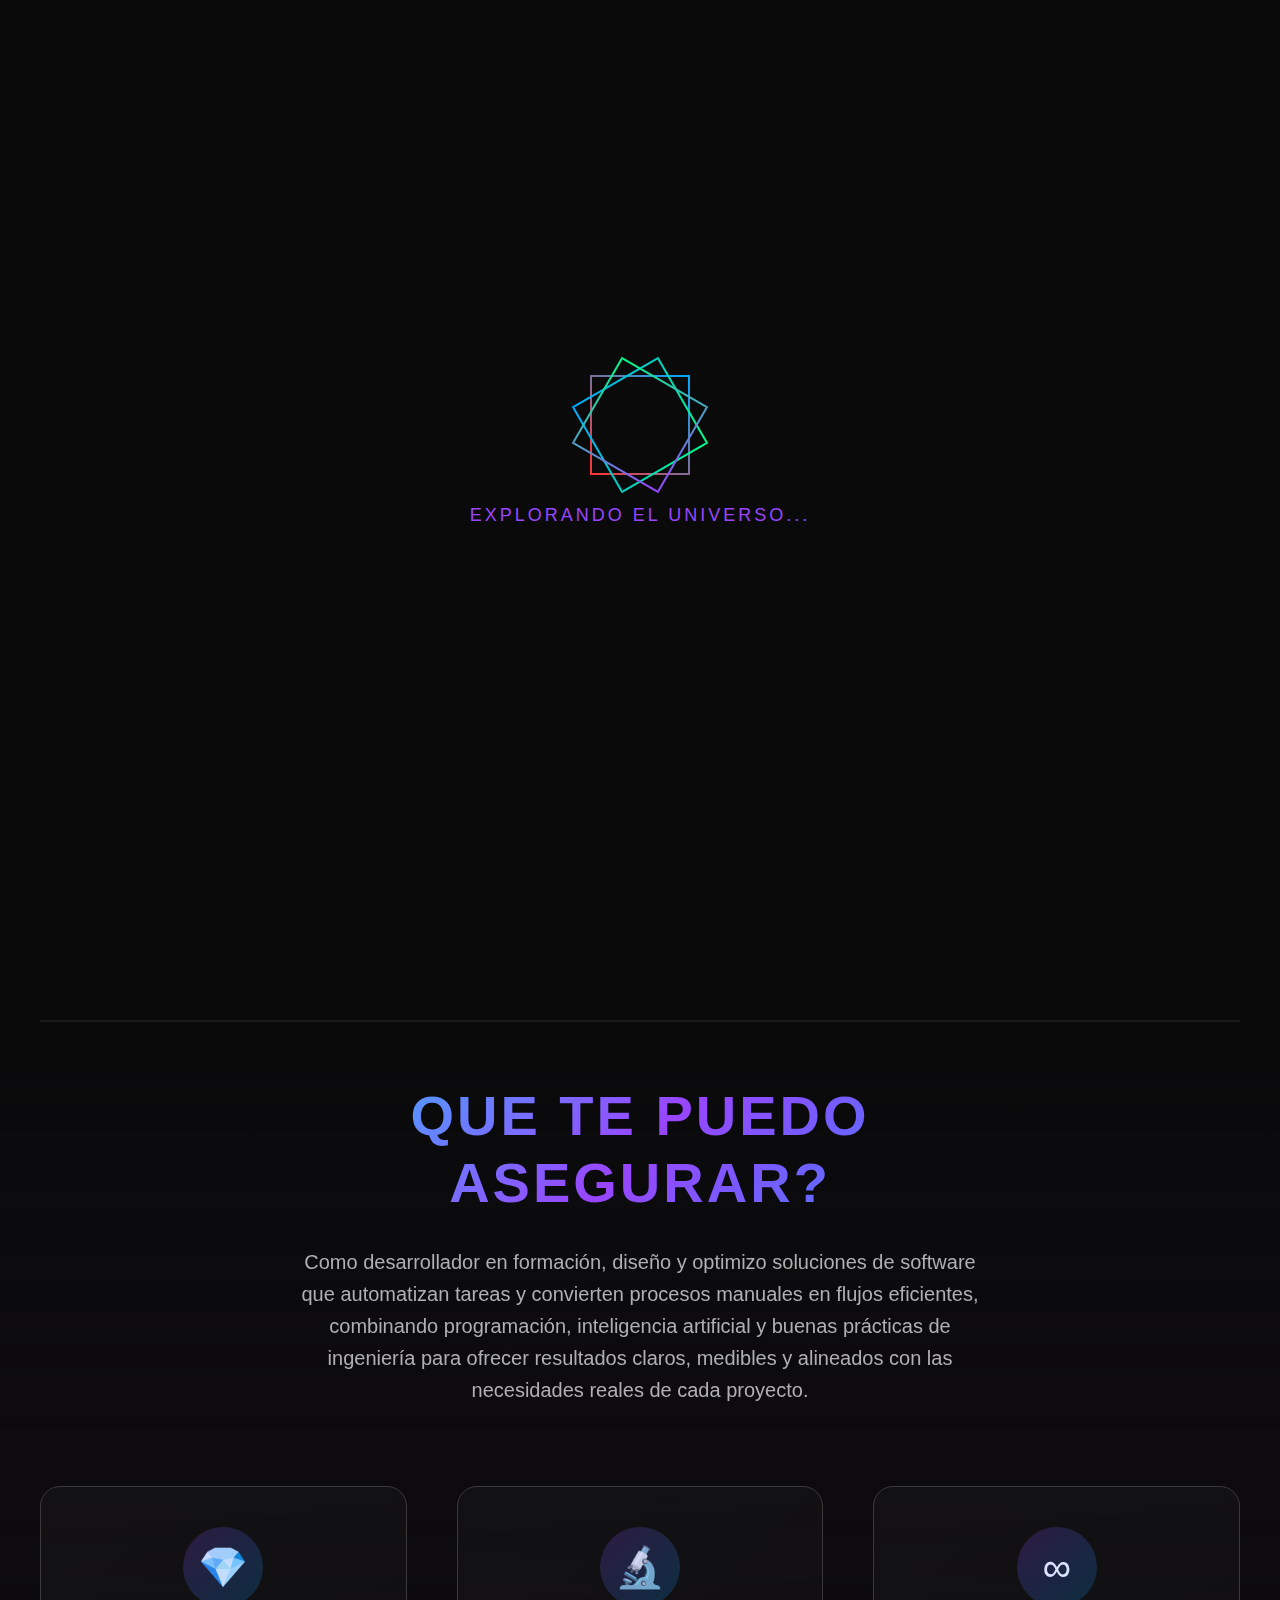
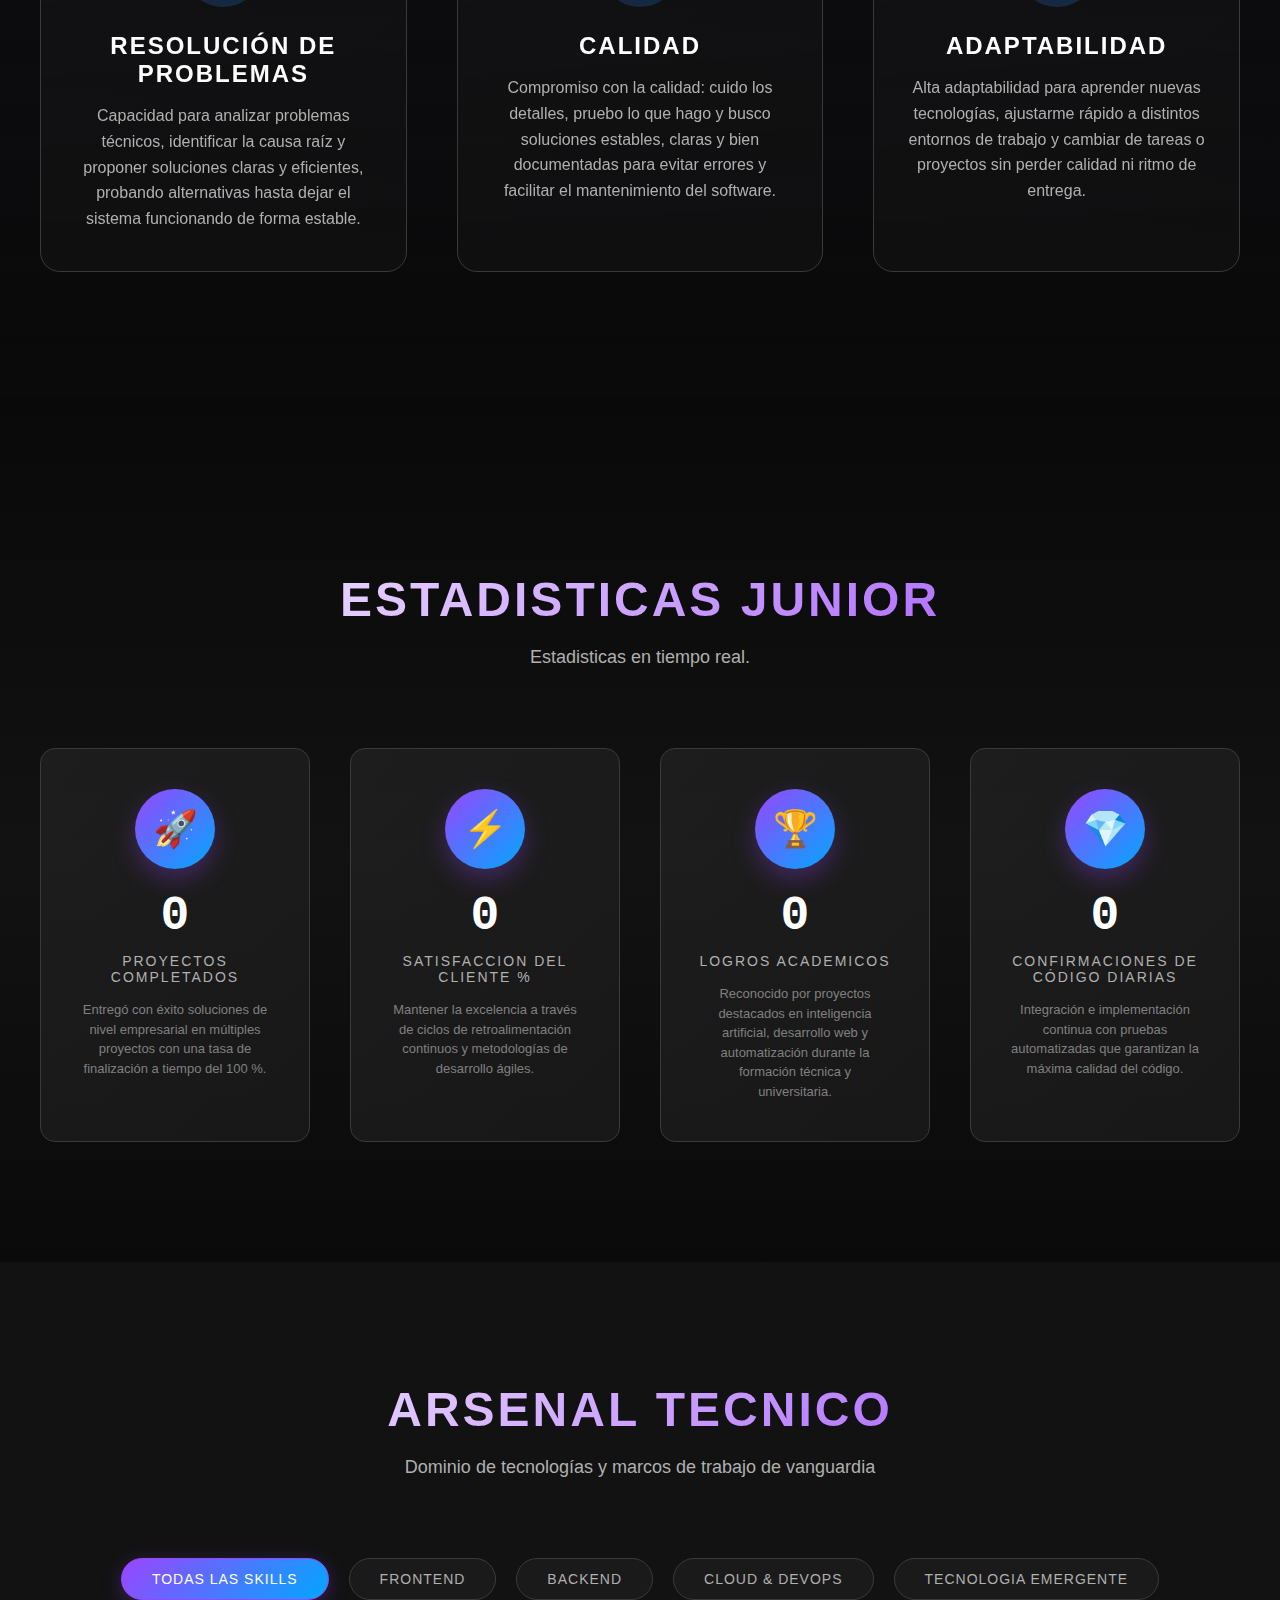
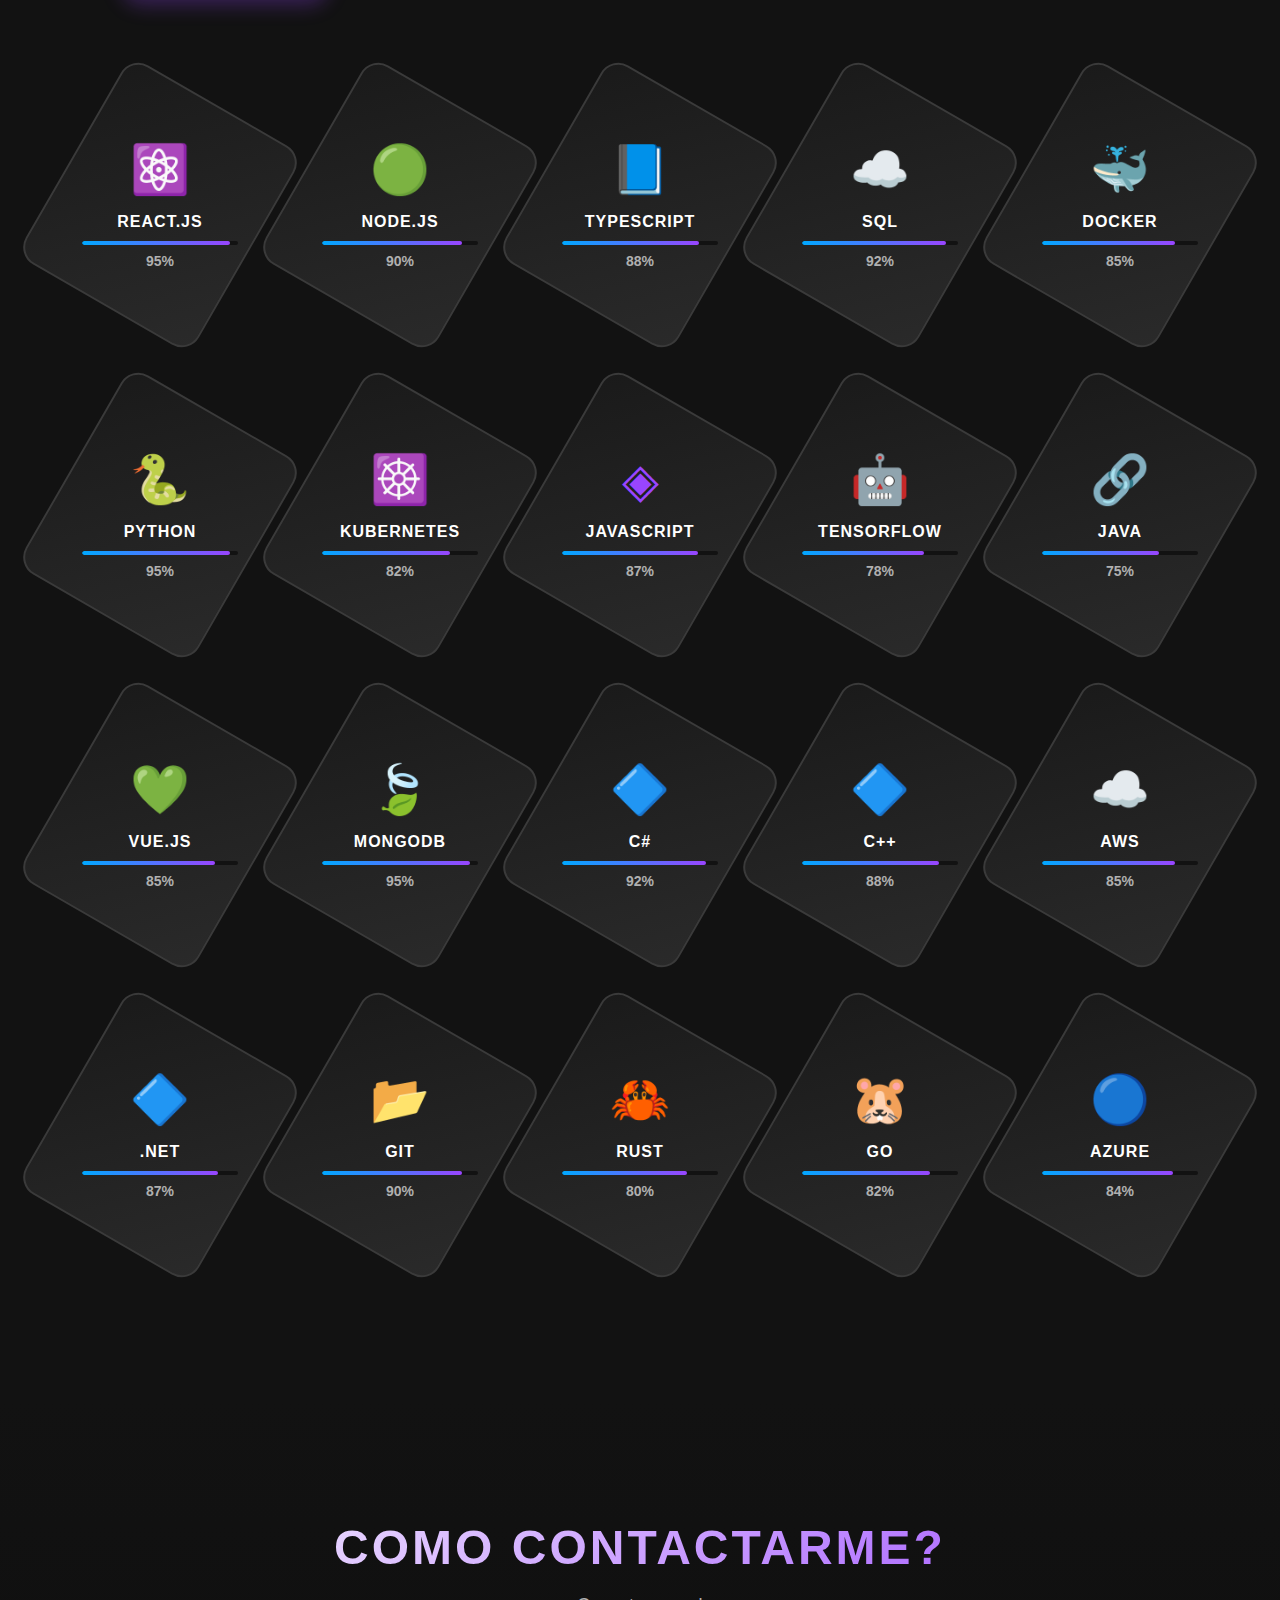
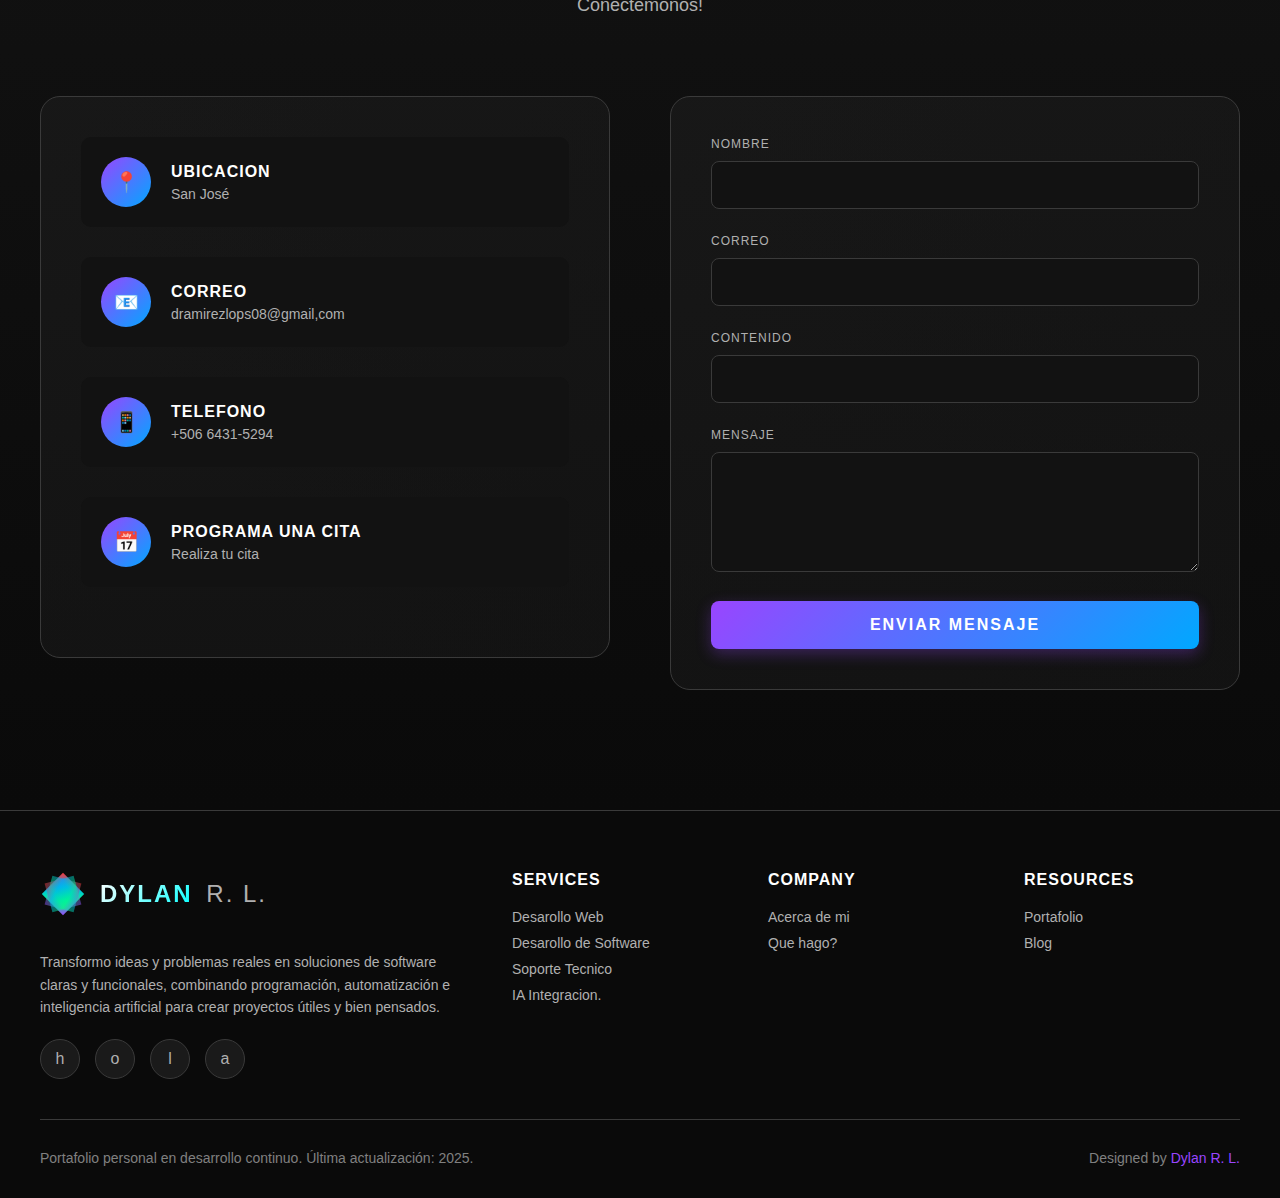
<file: index.html>
<!DOCTYPE html>
<html lang="en">
<head>
    <meta charset="UTF-8">
    <meta name="viewport" content="width=device-width, initial-scale=1.0">
    <title>Dylan Ramirez Lopez - Portafolio</title>
    <link rel="stylesheet" href="templatemo-prism-flux.css">
<!-- 


-->
</head>
<body>
    <!-- Loading Screen -->
    <div class="loader" id="loader">
        <div class="loader-content">
            <div class="loader-prism">
                <div class="prism-face"></div>
                <div class="prism-face"></div>
                <div class="prism-face"></div>
            </div>
            <div style="color: var(--accent-purple); font-size: 18px; text-transform: uppercase; letter-spacing: 3px;">Explorando el universo...</div>
        </div>
    </div>

    <!-- Navigation Header -->
    <header class="header" id="header">
        <nav class="nav-container">
            <a href="#home" class="logo">
                <div class="logo-icon">
                    <div class="logo-prism">
                        <div class="prism-shape"></div>
                    </div>
                </div>
                <span class="logo-text">
                    <span class="prism">Dylan</span>
                    <span class="flux">R. L.</span>
                </span>
            </a>
            
            <ul class="nav-menu" id="navMenu">
                <li><a href="#home" class="nav-link active">Principal</a></li>
                <li><a href="#stats" class="nav-link">Metricas</a></li>
                <li><a href="#skills" class="nav-link">Arsenal</a></li>
                <li><a href="#contact" class="nav-link">Contacto</a></li>
                <li><a href="about.html">SOBRE MÍ</a></li>
            </ul>
            
            <div class="menu-toggle" id="menuToggle">
                <span></span>
                <span></span>
                <span></span>
            </div>
        </nav>
    </header>

    <!-- Hero Section with 3D Carousel -->
    <section class="hero" id="home">
        <div class="carousel-container">
            <div class="carousel" id="carousel">
                <!-- Carousel items will be generated by JavaScript -->
            </div>
            
            <div class="carousel-controls">
                <button class="carousel-btn" id="prevBtn">‹</button>
                <button class="carousel-btn" id="nextBtn">›</button>
            </div>
            
            <div class="carousel-indicators" id="indicators">
                <!-- Indicators will be generated by JavaScript -->
            </div>
        </div>
    </section>

    <!-- NEW: Prism Philosophy Section (About) -->
    <section class="philosophy-section" id="about">
        <div class="philosophy-container">
            <div class="prism-line"></div>
            
            <h2 class="philosophy-headline">
                Que te puedo<br>asegurar?
            </h2>
            
            <p class="philosophy-subheading">
                Como desarrollador en formación, diseño y optimizo soluciones de software que automatizan tareas y convierten procesos manuales en flujos eficientes, combinando programación, inteligencia artificial y buenas prácticas de ingeniería para ofrecer resultados claros, medibles y alineados con las necesidades reales de cada proyecto.
            </p>
            
            <div class="philosophy-pillars">
                <div class="pillar">
                    <div class="pillar-icon">💎</div>
                    <h3 class="pillar-title">Resolución de problemas</h3>
                    <p class="pillar-description">
                        Capacidad para analizar problemas técnicos, identificar la causa raíz y proponer soluciones claras y eficientes, probando alternativas hasta dejar el sistema funcionando de forma estable. <a href="https://www.vectorsticker.com" rel="nofollow" target="_blank"></a>
                    </p>
                </div>
                
                <div class="pillar">
                    <div class="pillar-icon">🔬</div>
                    <h3 class="pillar-title">Calidad</h3>
                    <p class="pillar-description">
                        Compromiso con la calidad: cuido los detalles, pruebo lo que hago y busco soluciones estables, claras y bien documentadas para evitar errores y facilitar el mantenimiento del software. <a href="" rel="nofollow" target="_blank" style="color: var(--accent-cyan); text-decoration: none;"></a><a href="https://unsplash.com" rel="nofollow" target="_blank" style="color: var(--accent-cyan); text-decoration: none;"></a>
                    </p>
                </div>
                
                <div class="pillar">
                    <div class="pillar-icon">∞</div>
                    <h3 class="pillar-title">Adaptabilidad</h3>
                    <p class="pillar-description">
                        Alta adaptabilidad para aprender nuevas tecnologías, ajustarme rápido a distintos entornos de trabajo y cambiar de tareas o proyectos sin perder calidad ni ritmo de entrega.<a href="https://timermo.com" rel="nofollow" target="_blank"></a>
                    </p>
                </div>
            </div>
            
            <div class="philosophy-particles" id="particles">
                <!-- Particles will be generated by JavaScript -->
            </div>
        </div>
    </section>

    <!-- Stats Section with Content -->
    <section class="stats-section" id="stats">
        <div class="section-header">
            <h2 class="section-title">Estadisticas junior</h2>
            <p class="section-subtitle">Estadisticas en tiempo real.</p>
        </div>
        
        <div class="stats-grid">
            <div class="stat-card">
                <div class="stat-icon">🚀</div>
                <div class="stat-number" data-target="50+">0</div>
                <div class="stat-label">Proyectos completados</div>
                <p class="stat-description">Entregó con éxito soluciones de nivel empresarial en múltiples proyectos con una tasa de finalización a tiempo del 100 %.</p>
            </div>
            
            <div class="stat-card">
                <div class="stat-icon">⚡</div>
                <div class="stat-number" data-target="99">0</div>
                <div class="stat-label">Satisfaccion del cliente %</div>
                <p class="stat-description">Mantener la excelencia a través de ciclos de retroalimentación continuos y metodologías de desarrollo ágiles.</p>
            </div>
            
            <div class="stat-card">
                <div class="stat-icon">🏆</div>
                <div class="stat-number" data-target="25">0</div>
                <div class="stat-label">Logros academicos</div>
                <p class="stat-description">Reconocido por proyectos destacados en inteligencia artificial, desarrollo web y automatización durante la formación técnica y universitaria.</p>
            </div>
            
            <div class="stat-card">
                <div class="stat-icon">💎</div>
                <div class="stat-number" data-target="500">0</div>
                <div class="stat-label">Confirmaciones de código diarias</div>
                <p class="stat-description">Integración e implementación continua con pruebas automatizadas que garantizan la máxima calidad del código.</p>
            </div>
        </div>
    </section>


    
    
    <!-- Enhanced Skills Section - Technical Arsenal -->
    <section class="skills-section" id="skills">
        <div class="skills-container">
            <div class="section-header">
                <h2 class="section-title">Arsenal Tecnico</h2>
                <p class="section-subtitle">Dominio de tecnologías y marcos de trabajo de vanguardia</p>
            </div>
            
            <div class="skill-categories">
                <div class="category-tab active" data-category="all">Todas las Skills</div>
                <div class="category-tab" data-category="frontend">Frontend</div>
                <div class="category-tab" data-category="backend">Backend</div>
                <div class="category-tab" data-category="cloud">Cloud & DevOps</div>
                <div class="category-tab" data-category="emerging">Tecnologia emergente</div>
            </div>

            <div class="skills-hexagon-grid" id="skillsGrid">
                <!-- Hexagonal skill items will be generated by JavaScript -->
            </div>
        </div>
    </section>

    <!-- Contact Section -->
    <section class="contact-section" id="contact">
        <div class="section-header">
            <h2 class="section-title">Como contactarme?</h2>
            <p class="section-subtitle">Conectemonos!</p>
        </div>
        
        <div class="contact-container">
            <div class="contact-info">
                <a href="https://www.google.com/maps/place/V%C3%A1zquez+de+Coronado,+San+Jos%C3%A9,+Costa+Rica" target="_blank" class="info-item">
                    <div class="info-icon">📍</div>
                    <div class="info-text">
                        <h4>Ubicacion</h4>
                        <p>San José</p>
                    </div>
                </a>
                
                <a href="mailto:dramirezlops08@gmail,com" class="info-item">
                    <div class="info-icon">📧</div>
                    <div class="info-text">
                        <h4>Correo</h4>
                        <p>dramirezlops08@gmail,com</p>
                    </div>
                </a>
                
                <a href="tel:+50664315294" class="info-item">
                    <div class="info-icon">📱</div>
                    <div class="info-text">
                        <h4>Telefono</h4>
                        <p>+506 6431-5294</p>
                    </div>
                </a>
                
                <a href="https://calendly.com" target="_blank" class="info-item">
                    <div class="info-icon">📅</div>
                    <div class="info-text">
                        <h4>Programa una cita</h4>
                        <p>Realiza tu cita</p>
                    </div>
                </a>
            </div>
            
            <form class="contact-form" id="contactForm">
                <div class="form-group">
                    <label for="name">Nombre</label>
                    <input type="text" id="name" name="name" required>
                </div>
                
                <div class="form-group">
                    <label for="email">Correo</label>
                    <input type="email" id="email" name="email" required>
                </div>
                
                <div class="form-group">
                    <label for="subject">Contenido</label>
                    <input type="text" id="subject" name="subject" required>
                </div>
                
                <div class="form-group">
                    <label for="message">Mensaje</label>
                    <textarea id="message" name="message" required></textarea>
                </div>
                
                <button type="submit" class="submit-btn">Enviar mensaje</button>
            </form>
        </div>
    </section>

    <!-- Footer -->
    <footer class="footer">
        <div class="footer-content">
            <div class="footer-brand">
                <div class="footer-logo">
                    <div class="logo-icon">
                        <div class="logo-prism">
                            <div class="prism-shape"></div>
                        </div>
                    </div>
                    <span class="logo-text">
                        <span class="prism">Dylan</span>
                        <span class="flux">R. L.<span>
                    </span>
                </div>
                <p class="footer-description">
                    Transformo ideas y problemas reales en soluciones de software claras y funcionales, combinando programación, automatización e inteligencia artificial para crear proyectos útiles y bien pensados.
                </p>
                <div class="footer-social">   <!-- Aqui se pueden poner redes sociales -->
                    <a href="#" class="social-icon">h</a>
                    <a href="#" class="social-icon">o</a>
                    <a href="#" class="social-icon">l</a>
                    <a href="#" class="social-icon">a</a>
                </div>
            </div>

            
            <div class="footer-section">
                <h4>Services</h4>
                <div class="footer-links">
                    <a href="#">Desarollo Web</a>
                    <a href="#">Desarollo de Software</a>
                    <a href="#">Soporte Tecnico</a>
                    <a href="#">IA Integracion.</a>
                </div>
            </div>
            
            <div class="footer-section">
                <h4>Company</h4>
                <div class="footer-links">
                    <a href="#">Acerca de mi</a>
                    <a href="#">Que hago?</a>
                </div>
            </div>
            
            <div class="footer-section">
                <h4>Resources</h4>
                <div class="footer-links">
                    <a href="#">Portafolio</a>
                    <a href="#">Blog</a>
                </div>
            </div>
        </div>
        
        <div class="footer-bottom">
            <div class="copyright">
                Portafolio personal en desarrollo continuo. Última actualización: 2025.
            </div>
            <div class="footer-credits">
           Designed by <a href="https://www.instagram.com/ramirezz_d22/" rel="nofollow" target="_blank">Dylan R. L.</a>
            </div>
        </div>
    </footer>
<script src="templatemo-prism-scripts.js"></script>
</body>

</html>
</file>
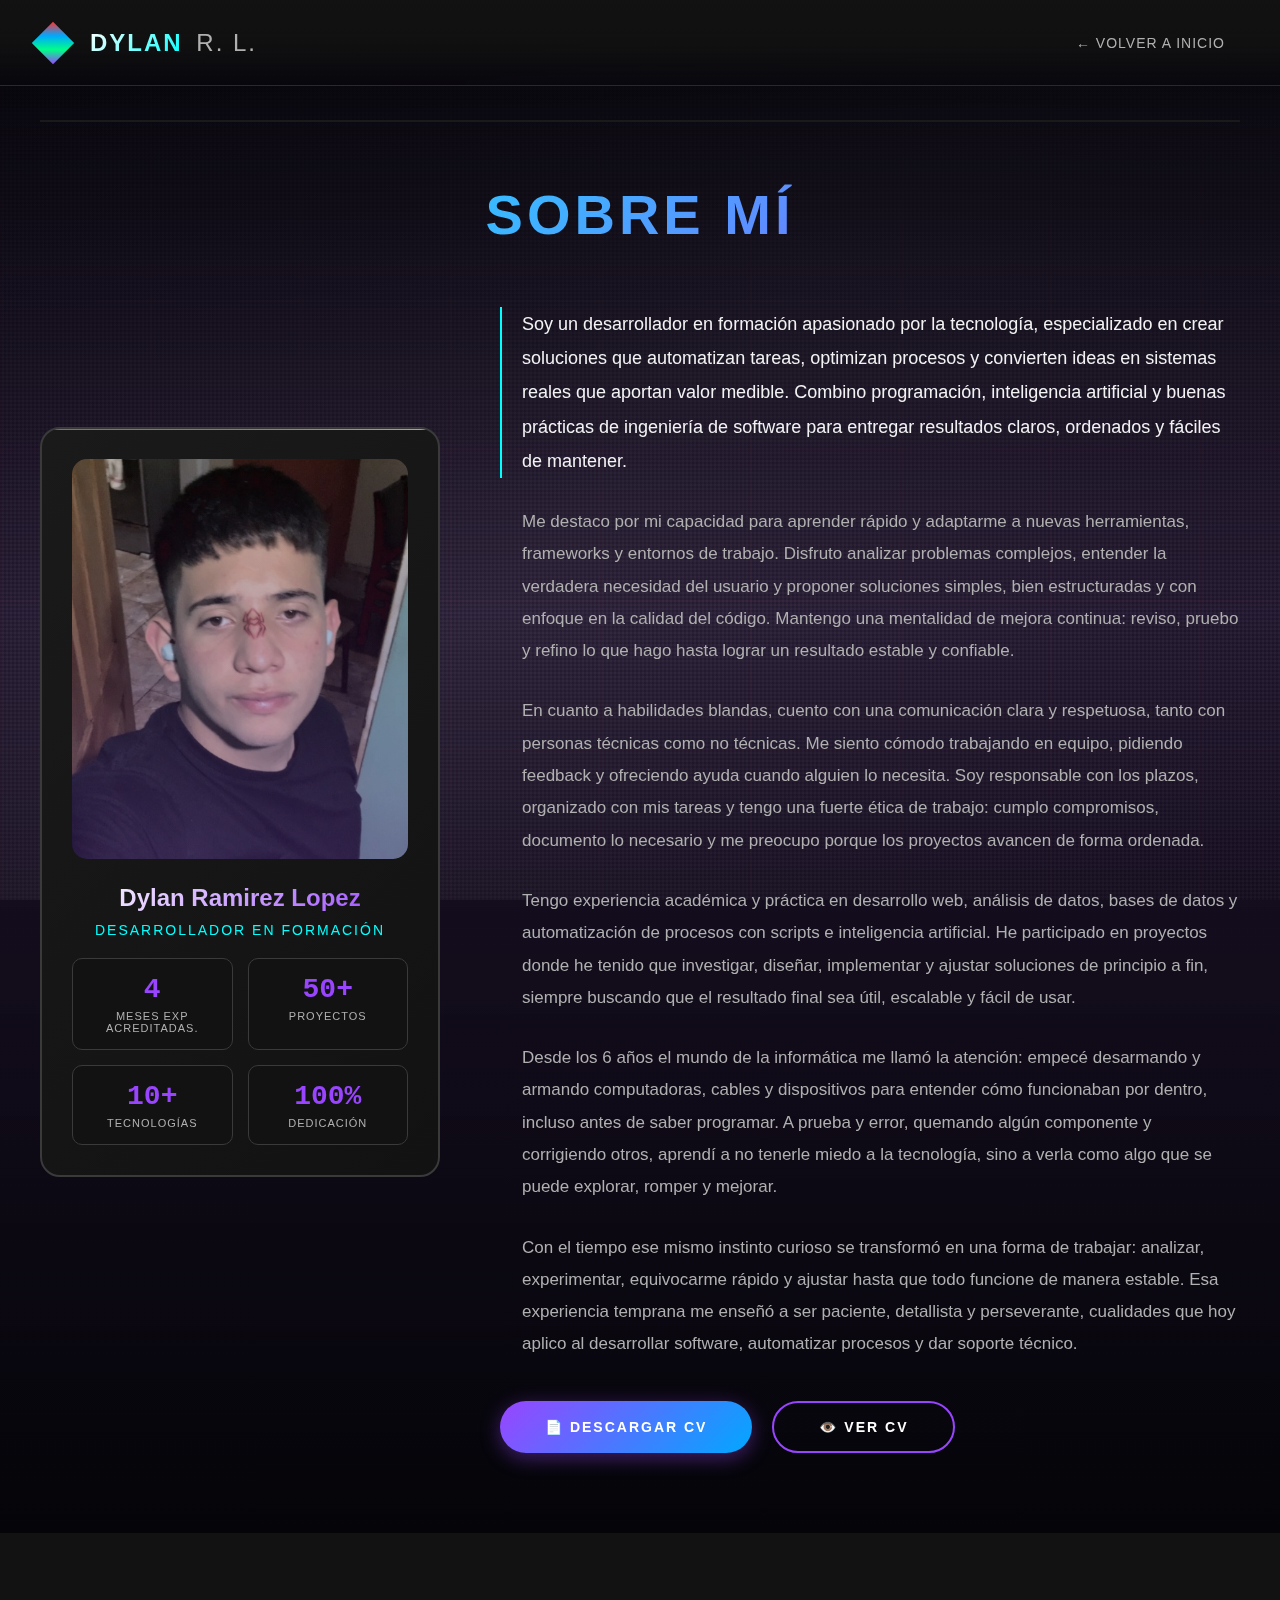
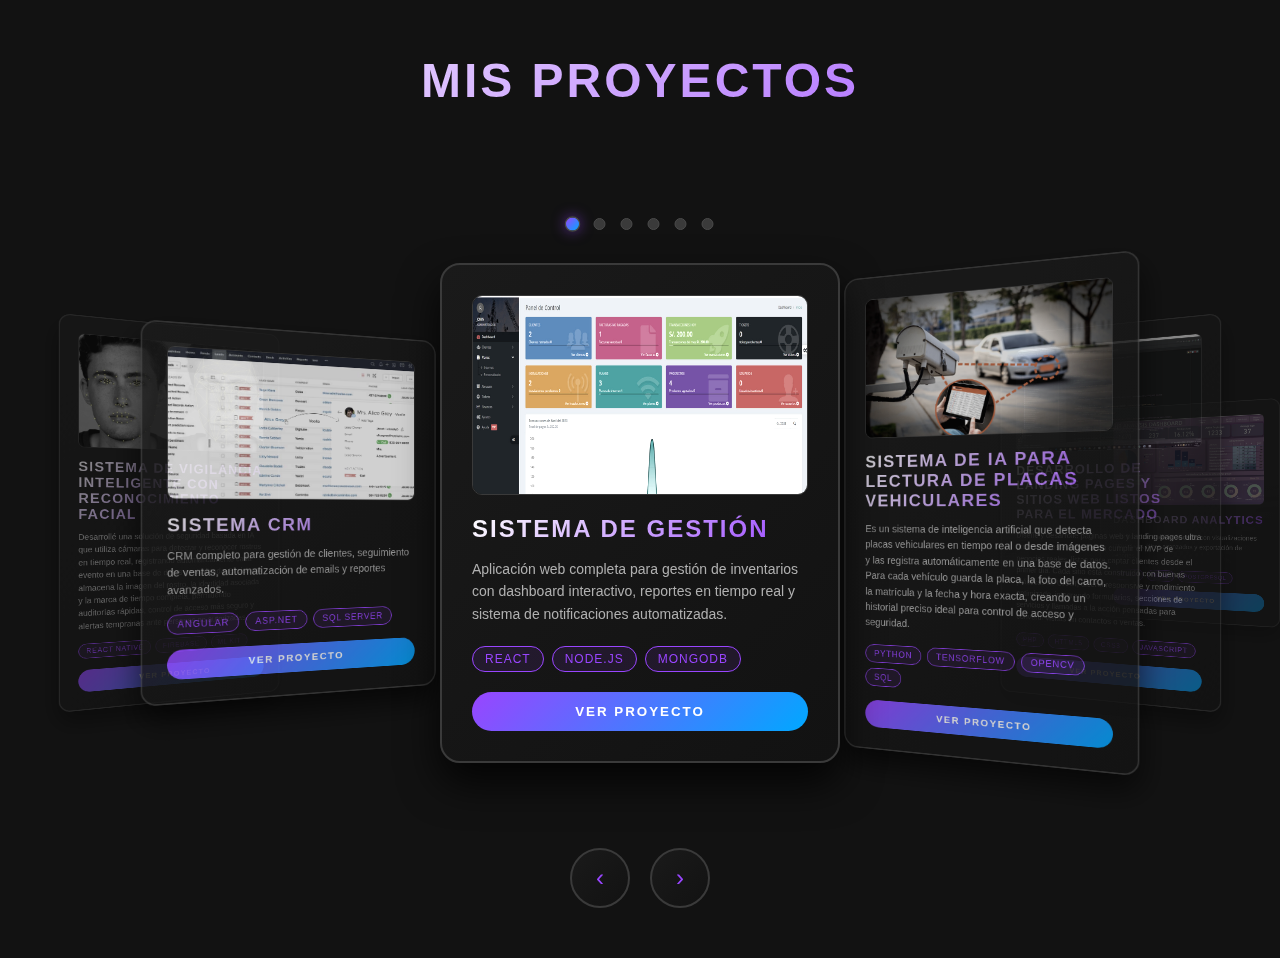
<file: about.html>
<!DOCTYPE html>
<html lang="es">
<head>
    <meta charset="UTF-8">
    <meta name="viewport" content="width=device-width, initial-scale=1.0">
    <title>Dylan Ramirez Lopez - Sobre Mí</title>
    <style>
        * {
            margin: 0;
            padding: 0;
            box-sizing: border-box;
        }

        :root {
            --primary-black: #0a0a0a;
            --carbon-dark: #121212;
            --carbon-medium: #1a1a1a;
            --carbon-light: #2a2a2a;
            --metal-dark: #3a3a3a;
            --metal-light: #4a4a4a;
            --accent-red: #ff3333;
            --accent-blue: #00a8ff;
            --accent-green: #00ff88;
            --accent-purple: #9945ff;
            --accent-cyan: #00ffff;
            --text-primary: #ffffff;
            --text-secondary: #b0b0b0;
            --text-dim: #808080;
        }

        html {
            scroll-behavior: smooth;
        }

        body {
            font-family: 'Orbitron', 'Rajdhani', sans-serif;
            background: var(--primary-black);
            color: var(--text-primary);
            overflow-x: hidden;
            position: relative;
        }

        body::before {
            content: '';
            position: fixed;
            top: 0;
            left: 0;
            width: 100%;
            height: 100%;
            background:
                repeating-linear-gradient(0deg,
                    transparent,
                    transparent 2px,
                    rgba(255, 255, 255, 0.03) 2px,
                    rgba(255, 255, 255, 0.03) 4px),
                repeating-linear-gradient(90deg,
                    transparent,
                    transparent 2px,
                    rgba(255, 255, 255, 0.03) 2px,
                    rgba(255, 255, 255, 0.03) 4px),
                linear-gradient(135deg,
                    var(--primary-black) 0%,
                    var(--carbon-dark) 25%,
                    var(--carbon-medium) 50%,
                    var(--carbon-dark) 75%,
                    var(--primary-black) 100%);
            z-index: -2;
        }

        body::after {
            content: '';
            position: fixed;
            top: 0;
            left: 0;
            width: 100%;
            height: 100%;
            background-image:
                linear-gradient(rgba(255, 51, 51, 0.05) 2px, transparent 2px),
                linear-gradient(90deg, rgba(255, 51, 51, 0.05) 2px, transparent 2px);
            background-size: 150px 150px;
            animation: gridMove 20s linear infinite;
            z-index: -1;
            opacity: 0.5;
        }

        @keyframes gridMove {
            0% { transform: translate(0, 0); }
            100% { transform: translate(150px, 150px); }
        }

        /* Header */
        .header {
            position: fixed;
            top: 0;
            width: 100%;
            background: linear-gradient(180deg,
                rgba(18, 18, 18, 0.98) 0%,
                rgba(18, 18, 18, 0.9) 50%,
                rgba(18, 18, 18, 0) 100%);
            backdrop-filter: blur(20px);
            border-bottom: 1px solid rgba(255, 255, 255, 0.1);
            z-index: 1000;
            transition: all 0.3s ease;
        }

        .header.scrolled {
            background: rgba(18, 18, 18, 0.98);
            backdrop-filter: blur(30px);
            box-shadow: 0 10px 30px rgba(0, 0, 0, 0.8);
        }

        .nav-container {
            max-width: 1400px;
            margin: 0 auto;
            display: flex;
            justify-content: space-between;
            align-items: center;
            padding: 20px 30px;
        }

        .logo {
            display: flex;
            align-items: center;
            text-decoration: none;
        }

        .logo-icon {
            width: 45px;
            height: 45px;
            margin-right: 15px;
            position: relative;
        }

        .logo-prism {
            width: 100%;
            height: 100%;
            position: relative;
            display: flex;
            align-items: center;
            justify-content: center;
        }

        .prism-shape {
            width: 30px;
            height: 30px;
            position: relative;
            transform: rotate(45deg);
            background: linear-gradient(135deg,
                var(--accent-red) 0%,
                var(--accent-blue) 33%,
                var(--accent-green) 66%,
                var(--accent-purple) 100%);
            animation: prismShine 3s ease-in-out infinite;
        }

        @keyframes prismShine {
            0%, 100% {
                filter: brightness(1) hue-rotate(0deg);
                transform: rotate(45deg) scale(1);
            }
            50% {
                filter: brightness(1.5) hue-rotate(10deg);
                transform: rotate(45deg) scale(1.1);
            }
        }

        .logo-text {
            font-size: 24px;
            font-weight: 900;
            letter-spacing: 2px;
            text-transform: uppercase;
        }

        .logo-text .prism {
            background: linear-gradient(135deg, var(--text-primary), var(--accent-cyan));
            -webkit-background-clip: text;
            -webkit-text-fill-color: transparent;
            background-clip: text;
        }

        .logo-text .flux {
            color: var(--text-secondary);
            font-weight: 300;
            margin-left: 5px;
        }

        .nav-menu {
            display: flex;
            list-style: none;
            gap: 10px;
            align-items: center;
        }

        .nav-link {
            color: var(--text-secondary);
            text-decoration: none;
            padding: 12px 25px;
            transition: all 0.3s ease;
            position: relative;
            text-transform: uppercase;
            font-weight: 500;
            letter-spacing: 1px;
            font-size: 14px;
        }

        .nav-link::before {
            content: '';
            position: absolute;
            bottom: 0;
            left: 50%;
            transform: translateX(-50%);
            width: 0;
            height: 2px;
            background: linear-gradient(90deg, var(--accent-blue), var(--accent-purple));
            transition: width 0.3s ease;
        }

        .nav-link:hover {
            color: var(--text-primary);
        }

        .nav-link:hover::before {
            width: 80%;
        }

        /* About Section */
        .about-section {
            padding: 120px 30px 80px;
            background: linear-gradient(180deg,
                #050509 0%,
                rgba(153, 69, 255, 0.12) 40%,
                #050509 100%);
            position: relative;
        }

        .about-container {
            max-width: 1200px;
            margin: 0 auto;
        }

        .prism-line {
            width: 100%;
            height: 2px;
            margin: 0 auto 60px;
            position: relative;
            overflow: hidden;
            background: var(--carbon-medium);
        }

        .prism-line::before {
            content: '';
            position: absolute;
            top: 0;
            left: -100%;
            width: 100%;
            height: 100%;
            background: linear-gradient(90deg,
                transparent,
                var(--accent-red) 20%,
                var(--accent-blue) 40%,
                var(--accent-green) 60%,
                var(--accent-purple) 80%,
                transparent);
            animation: prismSweep 4s ease-in-out infinite;
        }

        @keyframes prismSweep {
            0% { left: -100%; }
            100% { left: 100%; }
        }

        .about-title {
            font-size: 56px;
            font-weight: 900;
            text-transform: uppercase;
            letter-spacing: 4px;
            margin-bottom: 60px;
            text-align: center;
            background: linear-gradient(135deg, var(--accent-cyan), var(--accent-purple));
            -webkit-background-clip: text;
            -webkit-text-fill-color: transparent;
            background-clip: text;
            animation: fadeInDown 0.8s ease-out;
        }

        @keyframes fadeInDown {
            0% {
                opacity: 0;
                transform: translateY(-30px);
            }
            100% {
                opacity: 1;
                transform: translateY(0);
            }
        }

        .about-content {
            display: grid;
            grid-template-columns: 400px 1fr;
            gap: 60px;
            align-items: start;
        }

        /* Profile Card with Photo */
        .profile-card {
            position: sticky;
            top: 120px;
            background: linear-gradient(135deg, var(--carbon-medium), var(--carbon-dark));
            border: 2px solid var(--metal-dark);
            border-radius: 20px;
            padding: 30px;
            position: relative;
            overflow: hidden;
            animation: fadeInUp 1s ease-out 0.3s both;
        }

        @keyframes fadeInUp {
            0% {
                opacity: 0;
                transform: translateY(30px);
            }
            100% {
                opacity: 1;
                transform: translateY(0);
            }
        }

        .profile-card::before {
            content: '';
            position: absolute;
            top: -2px;
            left: -2px;
            right: -2px;
            height: 3px;
            background: linear-gradient(90deg,
                var(--accent-purple),
                var(--accent-blue),
                var(--accent-green));
        }

        .profile-image {
            width: 100%;
            height: 400px;
            border-radius: 15px;
            overflow: hidden;
            position: relative;
            margin-bottom: 25px;
            background: var(--carbon-dark);
        }

        .profile-image img {
            width: 100%;
            height: 100%;
            object-fit: cover;
            filter: grayscale(30%);
            transition: all 0.5s ease;
        }

        .profile-card:hover .profile-image img {
            filter: grayscale(0%);
            transform: scale(1.05);
        }

        .profile-overlay {
            position: absolute;
            top: 0;
            left: 0;
            width: 100%;
            height: 100%;
            background: linear-gradient(180deg,
                transparent 0%,
                rgba(153, 69, 255, 0.2) 100%);
        }

        .profile-name {
            text-align: center;
            font-size: 24px;
            font-weight: 700;
            margin-bottom: 10px;
            background: linear-gradient(135deg, var(--text-primary), var(--accent-purple));
            -webkit-background-clip: text;
            -webkit-text-fill-color: transparent;
            background-clip: text;
        }

        .profile-role {
            text-align: center;
            color: var(--accent-cyan);
            font-size: 14px;
            text-transform: uppercase;
            letter-spacing: 2px;
            margin-bottom: 20px;
        }

        .profile-stats {
            display: grid;
            grid-template-columns: repeat(2, 1fr);
            gap: 15px;
        }

        .stat-item {
            text-align: center;
            padding: 15px;
            background: var(--carbon-dark);
            border-radius: 10px;
            border: 1px solid var(--metal-dark);
            transition: all 0.3s ease;
        }

        .stat-item:hover {
            border-color: var(--accent-purple);
            transform: translateY(-3px);
        }

        .stat-value {
            display: block;
            font-size: 28px;
            font-weight: 900;
            color: var(--accent-purple);
            font-family: 'Orbitron', monospace;
            margin-bottom: 5px;
        }

        .stat-label {
            display: block;
            font-size: 11px;
            color: var(--text-secondary);
            text-transform: uppercase;
            letter-spacing: 1px;
        }

        /* Text Content */
        .about-text-content {
            animation: fadeInUp 1s ease-out 0.5s both;
        }

        .about-text-content p {
            line-height: 1.9;
            font-size: 17px;
            color: var(--text-secondary);
            margin-bottom: 28px;
            padding-left: 20px;
            border-left: 2px solid transparent;
            transition: all 0.3s ease;
        }

        .about-text-content p:hover {
            color: var(--text-primary);
            border-left-color: var(--accent-purple);
            padding-left: 25px;
            background: rgba(153, 69, 255, 0.03);
        }

        .about-text-content p:first-of-type {
            font-size: 18px;
            color: rgba(255, 255, 255, 0.95);
            font-weight: 500;
            border-left-color: var(--accent-cyan);
        }

        .about-cta {
            display: flex;
            gap: 20px;
            flex-wrap: wrap;
            margin-top: 40px;
        }

        .cta-btn {
            padding: 16px 45px;
            border-radius: 30px;
            font-weight: 700;
            text-transform: uppercase;
            letter-spacing: 2px;
            cursor: pointer;
            transition: all 0.3s ease;
            text-decoration: none;
            display: inline-flex;
            align-items: center;
            gap: 10px;
            font-size: 14px;
            position: relative;
            overflow: hidden;
        }

        .cta-btn::before {
            content: '';
            position: absolute;
            top: 50%;
            left: 50%;
            width: 0;
            height: 0;
            border-radius: 50%;
            background: rgba(255, 255, 255, 0.1);
            transform: translate(-50%, -50%);
            transition: width 0.6s, height 0.6s;
        }

        .cta-btn:hover::before {
            width: 300px;
            height: 300px;
        }

        .cta-btn span {
            position: relative;
            z-index: 1;
        }

        .cta-btn.primary {
            background: linear-gradient(135deg, var(--accent-purple), var(--accent-blue));
            color: var(--text-primary);
            border: none;
            box-shadow: 0 5px 20px rgba(153, 69, 255, 0.4);
        }

        .cta-btn.primary:hover {
            transform: translateY(-3px);
            box-shadow: 0 8px 30px rgba(153, 69, 255, 0.6);
        }

        .cta-btn.secondary {
            background: transparent;
            color: var(--text-primary);
            border: 2px solid var(--accent-purple);
        }

        .cta-btn.secondary:hover {
            background: rgba(153, 69, 255, 0.15);
            transform: translateY(-3px);
            border-color: var(--accent-cyan);
        }

        /* Projects Carousel Section */
        .projects-carousel-section {
            padding: 120px 30px;
            background: var(--carbon-dark);
            position: relative;
        }

        .projects-title {
            font-size: 48px;
            font-weight: 900;
            text-transform: uppercase;
            letter-spacing: 3px;
            margin-bottom: 80px;
            text-align: center;
            background: linear-gradient(135deg, var(--text-primary), var(--accent-purple));
            -webkit-background-clip: text;
            -webkit-text-fill-color: transparent;
            background-clip: text;
        }

        .carousel-container {
            width: 100%;
            max-width: 1600px;
            height: 650px;
            perspective: 1200px;
            position: relative;
            margin: 0 auto;
        }

        .carousel {
            width: 100%;
            height: 100%;
            position: relative;
            transform-style: preserve-3d;
        }

        .carousel-item {
            position: absolute;
            width: 400px;
            left: 50%;
            top: 50%;
            transform-style: preserve-3d;
            transition: all 0.8s cubic-bezier(0.4, 0.0, 0.2, 1);
            cursor: pointer;
        }

        .carousel-item .card {
            width: 100%;
            min-height: 500px;
            height: auto;
            display: flex;
            flex-direction: column;
            background: linear-gradient(135deg, var(--carbon-medium), var(--carbon-dark));
            border: 2px solid var(--metal-dark);
            border-radius: 20px;
            padding: 30px;
            position: relative;
            overflow: hidden;
            box-shadow: 0 20px 40px rgba(0, 0, 0, 0.8);
        }

        .card-number {
            position: absolute;
            top: 20px;
            right: 30px;
            font-size: 72px;
            font-weight: 900;
            color: rgba(153, 69, 255, 0.1);
            font-family: 'Orbitron', monospace;
        }

        .card-image {
            width: 100%;
            height: 200px;
            background: var(--carbon-dark);
            border-radius: 10px;
            margin-bottom: 20px;
            overflow: hidden;
            position: relative;
            border: 1px solid var(--metal-dark);
        }

        .card-image img {
            width: 100%;
            height: 100%;
            object-fit: cover;
            filter: grayscale(50%) contrast(1.2);
            transition: all 0.5s ease;
        }

        .carousel-item:hover .card-image img {
            filter: grayscale(0%) contrast(1.3);
            transform: scale(1.1);
        }

        .card-title {
            font-size: 24px;
            font-weight: 700;
            margin-bottom: 15px;
            text-transform: uppercase;
            letter-spacing: 2px;
            background: linear-gradient(135deg, var(--text-primary), var(--accent-purple));
            -webkit-background-clip: text;
            -webkit-text-fill-color: transparent;
            background-clip: text;
        }

        .card-description {
            color: var(--text-secondary);
            line-height: 1.6;
            margin-bottom: 20px;
            font-size: 14px;
            flex: 1;
        }

        .card-tech {
            display: flex;
            flex-wrap: wrap;
            gap: 8px;
            margin-bottom: 20px;
        }

        .tech-badge {
            padding: 5px 12px;
            background: rgba(153, 69, 255, 0.1);
            border: 1px solid var(--accent-purple);
            border-radius: 20px;
            font-size: 12px;
            color: var(--accent-purple);
            text-transform: uppercase;
            letter-spacing: 1px;
        }

        .card-cta {
            padding: 12px 30px;
            background: linear-gradient(135deg, var(--accent-purple), var(--accent-blue));
            border: none;
            border-radius: 30px;
            color: var(--text-primary);
            font-weight: 700;
            text-transform: uppercase;
            letter-spacing: 2px;
            cursor: pointer;
            transition: all 0.3s ease;
            margin-top: auto;
        }

        .card-cta:hover {
            transform: translateY(-2px);
            box-shadow: 0 8px 25px rgba(153, 69, 255, 0.5);
        }

        .carousel-controls {
            position: absolute;
            bottom: -70px;
            left: 50%;
            transform: translateX(-50%);
            display: flex;
            gap: 20px;
            z-index: 100;
        }

        .carousel-btn {
            width: 60px;
            height: 60px;
            background: linear-gradient(135deg, var(--carbon-medium), var(--carbon-dark));
            border: 2px solid var(--metal-dark);
            border-radius: 50%;
            color: var(--accent-purple);
            font-size: 24px;
            cursor: pointer;
            transition: all 0.3s ease;
        }

        .carousel-btn:hover {
            border-color: var(--accent-purple);
            transform: scale(1.1);
        }

        .carousel-indicators {
            position: absolute;
            top: 30px;
            left: 50%;
            transform: translateX(-50%);
            display: flex;
            gap: 15px;
            z-index: 100;
        }

        .indicator {
            width: 12px;
            height: 12px;
            background: var(--metal-dark);
            border: 1px solid var(--metal-light);
            border-radius: 50%;
            cursor: pointer;
            transition: all 0.3s ease;
        }

        .indicator.active {
            background: linear-gradient(135deg, var(--accent-purple), var(--accent-blue));
            box-shadow: 0 0 10px rgba(153, 69, 255, 0.5);
            transform: scale(1.3);
        }

        /* Responsive */
        @media (max-width: 1024px) {
            .about-content {
                grid-template-columns: 1fr;
                gap: 40px;
            }

            .profile-card {
                position: relative;
                top: 0;
                max-width: 400px;
                margin: 0 auto;
            }

            .carousel-item {
                width: 350px;
            }
        }

        @media (max-width: 768px) {
            .about-section {
                padding: 80px 20px 60px;
            }

            .about-title {
                font-size: 36px;
            }

            .about-text-content p {
                font-size: 16px;
            }

            .about-cta {
                flex-direction: column;
            }

            .cta-btn {
                width: 100%;
                justify-content: center;
            }

            .carousel-item {
                width: 300px;
            }

            .projects-carousel-section {
                padding: 80px 20px;
            }

            .projects-title {
                font-size: 32px;
            }
        }
    </style>
</head>
<body>
    <!-- Navigation Header -->
    <header class="header" id="header">
        <nav class="nav-container">
            <a href="index.html" class="logo">
                <div class="logo-icon">
                    <div class="logo-prism">
                        <div class="prism-shape"></div>
                    </div>
                </div>
                <span class="logo-text">
                    <span class="prism">Dylan</span>
                    <span class="flux">R. L.</span>
                </span>
            </a>
            
            <ul class="nav-menu">
                <li><a href="index.html" class="nav-link">← Volver a Inicio</a></li>
            </ul>
        </nav>
    </header>

    <!-- About Section -->
    <section class="about-section" id="about">
        <div class="about-container">
            <div class="prism-line"></div>
            <h2 class="about-title">SOBRE MÍ</h2>

            <div class="about-content">
                <!-- Profile Card with Photo -->
                <div class="profile-card">
                    <div class="profile-image">
                        <img src="images/profile.jpg.png" alt="Dylan Ramirez Lopez">
                        <div class="profile-overlay"></div>
                    </div>
                    <h3 class="profile-name">Dylan Ramirez Lopez</h3>
                    <p class="profile-role">Desarrollador en Formación</p>
                    <div class="profile-stats">
                        <div class="stat-item">
                            <span class="stat-value">4</span>
                            <span class="stat-label">Meses Exp acreditadas.</span>
                        </div>
                        <div class="stat-item">
                            <span class="stat-value">50+</span>
                            <span class="stat-label">Proyectos</span>
                        </div>
                        <div class="stat-item">
                            <span class="stat-value">10+</span>
                            <span class="stat-label">Tecnologías</span>
                        </div>
                        <div class="stat-item">
                            <span class="stat-value">100%</span>
                            <span class="stat-label">Dedicación</span>
                        </div>
                    </div>
                </div>

                <!-- Text Content -->
                <div class="about-text-content">
                    <p>
                        Soy un desarrollador en formación apasionado por la tecnología, especializado en crear soluciones
                        que automatizan tareas, optimizan procesos y convierten ideas en sistemas reales que aportan valor
                        medible. Combino programación, inteligencia artificial y buenas prácticas de ingeniería de software
                        para entregar resultados claros, ordenados y fáciles de mantener.
                    </p>

                    <p>
                        Me destaco por mi capacidad para aprender rápido y adaptarme a nuevas herramientas, frameworks
                        y entornos de trabajo. Disfruto analizar problemas complejos, entender la verdadera necesidad del
                        usuario y proponer soluciones simples, bien estructuradas y con enfoque en la calidad del código.
                        Mantengo una mentalidad de mejora continua: reviso, pruebo y refino lo que hago hasta lograr un
                        resultado estable y confiable.
                    </p>

                    <p>
                        En cuanto a habilidades blandas, cuento con una comunicación clara y respetuosa, tanto con personas
                        técnicas como no técnicas. Me siento cómodo trabajando en equipo, pidiendo feedback y ofreciendo
                        ayuda cuando alguien lo necesita. Soy responsable con los plazos, organizado con mis tareas y tengo
                        una fuerte ética de trabajo: cumplo compromisos, documento lo necesario y me preocupo porque los
                        proyectos avancen de forma ordenada.
                    </p>

                    <p>
                        Tengo experiencia académica y práctica en desarrollo web, análisis de datos, bases de datos
                        y automatización de procesos con scripts e inteligencia artificial. He participado en proyectos donde
                        he tenido que investigar, diseñar, implementar y ajustar soluciones de principio a fin, siempre
                        buscando que el resultado final sea útil, escalable y fácil de usar.
                    </p>

                    <p>
                        Desde los 6 años el mundo de la informática me llamó la atención: empecé desarmando y armando
                        computadoras, cables y dispositivos para entender cómo funcionaban por dentro, incluso antes de
                        saber programar. A prueba y error, quemando algún componente y corrigiendo otros, aprendí a no
                        tenerle miedo a la tecnología, sino a verla como algo que se puede explorar, romper y mejorar.
                    </p>

                    <p>
                        Con el tiempo ese mismo instinto curioso se transformó en una forma de trabajar: analizar,
                        experimentar, equivocarme rápido y ajustar hasta que todo funcione de manera estable. Esa
                        experiencia temprana me enseñó a ser paciente, detallista y perseverante, cualidades que hoy aplico
                        al desarrollar software, automatizar procesos y dar soporte técnico.
                    </p>

                    <div class="about-cta">
                        <a href="docs/Dylan R. L. CV.docx (1).pdf" class="cta-btn primary" download>
                            <span>📄 Descargar CV</span>
                        </a>
                        <a href="docs/Dylan R. L. CV.docx (1).pdf" class="cta-btn secondary" target="_blank">
                            <span>👁️ Ver CV</span>
                        </a>
                    </div>
                </div>
            </div>
        </div>
    </section>

    <!-- Projects Carousel Section -->
    <section class="projects-carousel-section">
        <h2 class="projects-title">MIS PROYECTOS</h2>
        <div class="carousel-container">
            <div class="carousel" id="carousel"></div>
            
            <div class="carousel-controls">
                <button class="carousel-btn" id="prevBtn">‹</button>
                <button class="carousel-btn" id="nextBtn">›</button>
            </div>
            
            <div class="carousel-indicators" id="indicators"></div>
        </div>
    </section>

    <script>
        // Portfolio data for carousel
        const portfolioData = [
            {
                id: 1,
                title: 'Sistema de Gestión',
                description: 'Aplicación web completa para gestión de inventarios con dashboard interactivo, reportes en tiempo real y sistema de notificaciones automatizadas.',
                image: 'images/project1.jpg',
                tech: ['React', 'Node.js', 'MongoDB']
            },
            {
                id: 2,
                title: 'Sistema de IA para Lectura de Placas Vehiculares',
                description: 'Es un sistema de inteligencia artificial que detecta placas vehiculares en tiempo real o desde imágenes y las registra automáticamente en una base de datos. Para cada vehículo guarda la placa, la foto del carro, la matrícula y la fecha y hora exacta, creando un historial preciso ideal para control de acceso y seguridad.',
                image: 'images/placas.jpg',
                tech: ['Python', 'TensorFlow', 'OpenCV', 'SQL']
            },
            {
                id: 3,
                title: 'Desarrollo de Landing Pages y Sitios Web Listos para el Mercado',
                description: 'Diseñé y desarrollé páginas web y landing pages ultra profesionales enfocadas en cumplir el MVP de negocios reales, listas para captar clientes desde el primer día. Cada sitio está construido con buenas prácticas de UX/UI, diseño responsive y rendimiento optimizado, integrando formularios, secciones de servicios y llamadas a la acción pensadas para convertir visitas en contactos o ventas.',
                image: 'images/project3.jpg',
                tech: ['PHP', 'HTTML5', 'CSS3', 'JavaScript']
            },
            {
                id: 4,
                title: 'Dashboard Analytics',
                description: 'Dashboard de análisis de datos con visualizaciones interactivas, filtros avanzados y exportación de reportes.',
                image: 'images/project4.jpg',
                tech: ['React', 'D3.js', 'PostgreSQL']
            },
            {
                id: 5,
                title: 'Sistema de Vigilancia Inteligente con Reconocimiento Facial',
                description: 'Desarrollé una solución de seguridad basada en IA que utiliza cámaras para detectar y reconocer rostros en tiempo real, registrando automáticamente cada evento en una base de datos centralizada. El sistema almacena la imagen del rostro, la identidad asociada y la marca de tiempo completa, permitiendo auditorías rápidas, control de acceso más seguro y alertas tempranas ante personas no autorizadas.',
                image: 'images/project5.jpg',
                tech: ['React Native', 'Firebase', 'ML Kit']
            },
            {
                id: 6,
                title: 'Sistema CRM',
                description: 'CRM completo para gestión de clientes, seguimiento de ventas, automatización de emails y reportes avanzados.',
                image: 'images/project6.jpg',
                tech: ['Angular', 'ASP.NET', 'SQL Server']
            }
        ];

        // Initialize carousel
        let currentIndex = 0;
        const carousel = document.getElementById('carousel');
        const indicatorsContainer = document.getElementById('indicators');

        function createCarouselItem(data, index) {
            const item = document.createElement('div');
            item.className = 'carousel-item';
            item.dataset.index = index;
            
            const techBadges = data.tech.map(tech => 
                `<span class="tech-badge">${tech}</span>`
            ).join('');
            
            item.innerHTML = `
                <div class="card">
                    <div class="card-number">0${data.id}</div>
                    <div class="card-image">
                        <img src="${data.image}" alt="${data.title}">
                    </div>
                    <h3 class="card-title">${data.title}</h3>
                    <p class="card-description">${data.description}</p>
                    <div class="card-tech">${techBadges}</div>
                    <button class="card-cta">Ver Proyecto</button>
                </div>
            `;
            
            return item;
        }

        function initCarousel() {
            portfolioData.forEach((data, index) => {
                const item = createCarouselItem(data, index);
                carousel.appendChild(item);
                
                const indicator = document.createElement('div');
                indicator.className = 'indicator';
                if (index === 0) indicator.classList.add('active');
                indicator.dataset.index = index;
                indicator.addEventListener('click', () => goToSlide(index));
                indicatorsContainer.appendChild(indicator);
            });
            
            updateCarousel();
        }

        function updateCarousel() {
            const items = document.querySelectorAll('.carousel-item');
            const indicators = document.querySelectorAll('.indicator');
            const totalItems = items.length;
            const isMobile = window.innerWidth <= 768;
            const isTablet = window.innerWidth <= 1024;
            
            items.forEach((item, index) => {
                let offset = index - currentIndex;
                
                if (offset > totalItems / 2) {
                    offset -= totalItems;
                } else if (offset < -totalItems / 2) {
                    offset += totalItems;
                }
                
                const absOffset = Math.abs(offset);
                const sign = offset < 0 ? -1 : 1;
                
                item.style.transition = 'all 0.8s cubic-bezier(0.4, 0.0, 0.2, 1)';
                
                let spacing1 = 400;
                let spacing2 = 600;
                let spacing3 = 750;
                
                if (isMobile) {
                    spacing1 = 280;
                    spacing2 = 420;
                    spacing3 = 550;
                } else if (isTablet) {
                    spacing1 = 340;
                    spacing2 = 520;
                    spacing3 = 650;
                }
                
                if (absOffset === 0) {
                    item.style.transform = 'translate(-50%, -50%) translateZ(0) scale(1)';
                    item.style.opacity = '1';
                    item.style.zIndex = '10';
                } else if (absOffset === 1) {
                    const translateX = sign * spacing1;
                    const rotation = isMobile ? 25 : 30;
                    const scale = isMobile ? 0.88 : 0.85;
                    item.style.transform = `translate(-50%, -50%) translateX(${translateX}px) translateZ(-200px) rotateY(${-sign * rotation}deg) scale(${scale})`;
                    item.style.opacity = '0.8';
                    item.style.zIndex = '5';
                } else if (absOffset === 2) {
                    const translateX = sign * spacing2;
                    const rotation = isMobile ? 35 : 40;
                    const scale = isMobile ? 0.75 : 0.7;
                    item.style.transform = `translate(-50%, -50%) translateX(${translateX}px) translateZ(-350px) rotateY(${-sign * rotation}deg) scale(${scale})`;
                    item.style.opacity = '0.5';
                    item.style.zIndex = '3';
                } else if (absOffset === 3) {
                    const translateX = sign * spacing3;
                    const rotation = isMobile ? 40 : 45;
                    const scale = isMobile ? 0.65 : 0.6;
                    item.style.transform = `translate(-50%, -50%) translateX(${translateX}px) translateZ(-450px) rotateY(${-sign * rotation}deg) scale(${scale})`;
                    item.style.opacity = '0.3';
                    item.style.zIndex = '2';
                } else {
                    item.style.transform = 'translate(-50%, -50%) translateZ(-500px) scale(0.5)';
                    item.style.opacity = '0';
                    item.style.zIndex = '1';
                }
            });
            
            indicators.forEach((indicator, index) => {
                indicator.classList.toggle('active', index === currentIndex);
            });
        }

        function nextSlide() {
            currentIndex = (currentIndex + 1) % portfolioData.length;
            updateCarousel();
        }

        function prevSlide() {
            currentIndex = (currentIndex - 1 + portfolioData.length) % portfolioData.length;
            updateCarousel();
        }

        function goToSlide(index) {
            currentIndex = index;
            updateCarousel();
        }

        document.getElementById('nextBtn').addEventListener('click', nextSlide);
        document.getElementById('prevBtn').addEventListener('click', prevSlide);

        setInterval(nextSlide, 5000);

        document.addEventListener('keydown', (e) => {
            if (e.key === 'ArrowLeft') prevSlide();
            if (e.key === 'ArrowRight') nextSlide();
        });

        let resizeTimeout;
        window.addEventListener('resize', () => {
            clearTimeout(resizeTimeout);
            resizeTimeout = setTimeout(() => {
                updateCarousel();
            }, 250);
        });

        // Header scroll effect
        const header = document.getElementById('header');
        window.addEventListener('scroll', () => {
            if (window.scrollY > 100) {
                header.classList.add('scrolled');
            } else {
                header.classList.remove('scrolled');
            }
        });

        initCarousel();
    </script>
</body>
</html>
</file>
<file: templatemo-prism-flux.css>
@charset "utf-8";
/* CSS Document */

/*





*/

* {
	margin: 0;
	padding: 0;
	box-sizing: border-box;
}

:root {
	--primary-black: #0a0a0a;
	--carbon-dark: #121212;
	--carbon-medium: #1a1a1a;
	--carbon-light: #2a2a2a;
	--metal-dark: #3a3a3a;
	--metal-light: #4a4a4a;
	--accent-red: #ff3333;
	--accent-blue: #00a8ff;
	--accent-green: #00ff88;
	--accent-purple: #9945ff;
	--accent-cyan: #00ffff;
	--text-primary: #ffffff;
	--text-secondary: #b0b0b0;
	--text-dim: #808080;
}

html {
	scroll-behavior: smooth;
}

body {
	font-family: 'Orbitron', 'Rajdhani', sans-serif;
	background: var(--primary-black);
	color: var(--text-primary);
	overflow-x: hidden;
	position: relative;
}

/* Carbon Fiber Background Pattern */
body::before {
	content: '';
	position: fixed;
	top: 0;
	left: 0;
	width: 100%;
	height: 100%;
	background:
		repeating-linear-gradient(0deg,
			transparent,
			transparent 2px,
			rgba(255, 255, 255, 0.03) 2px,
			rgba(255, 255, 255, 0.03) 4px),
		repeating-linear-gradient(90deg,
			transparent,
			transparent 2px,
			rgba(255, 255, 255, 0.03) 2px,
			rgba(255, 255, 255, 0.03) 4px),
		linear-gradient(135deg,
			var(--primary-black) 0%,
			var(--carbon-dark) 25%,
			var(--carbon-medium) 50%,
			var(--carbon-dark) 75%,
			var(--primary-black) 100%);
	z-index: -2;
}

/* Animated Grid Overlay */
body::after {
	content: '';
	position: fixed;
	top: 0;
	left: 0;
	width: 100%;
	height: 100%;
	background-image:
		linear-gradient(rgba(255, 51, 51, 0.05) 2px, transparent 2px),
		linear-gradient(90deg, rgba(255, 51, 51, 0.05) 2px, transparent 2px);
	background-size: 150px 150px;
	animation: gridMove 20s linear infinite;
	z-index: -1;
	opacity: 0.5;
}

@keyframes gridMove {
	0% {
		transform: translate(0, 0);
	}

	100% {
		transform: translate(150px, 150px);
	}
}

/* Loading Screen */
.loader {
	position: fixed;
	top: 0;
	left: 0;
	width: 100%;
	height: 100vh;
	background: var(--primary-black);
	display: flex;
	justify-content: center;
	align-items: center;
	z-index: 10000;
	transition: opacity 0.5s, visibility 0.5s;
}

.loader.hidden {
	opacity: 0;
	visibility: hidden;
}

.loader-content {
	text-align: center;
}

.loader-prism {
	width: 100px;
	height: 100px;
	position: relative;
	margin: 0 auto 30px;
}

.prism-face {
	position: absolute;
	width: 100%;
	height: 100%;
	border: 2px solid transparent;
	transform-origin: center;
	animation: prismRotate 3s linear infinite;
}

.prism-face:nth-child(1) {
	border-image: linear-gradient(45deg, var(--accent-red), var(--accent-blue)) 1;
	animation-delay: 0s;
}

.prism-face:nth-child(2) {
	border-image: linear-gradient(45deg, var(--accent-blue), var(--accent-green)) 1;
	transform: rotate(60deg);
	animation-delay: 0.2s;
}

.prism-face:nth-child(3) {
	border-image: linear-gradient(45deg, var(--accent-green), var(--accent-purple)) 1;
	transform: rotate(120deg);
	animation-delay: 0.4s;
}

@keyframes prismRotate {
	0% {
		transform: rotate(0deg) scale(1);
	}

	50% {
		transform: rotate(180deg) scale(1.2);
	}

	100% {
		transform: rotate(360deg) scale(1);
	}
}

/* Navigation Header */
.header {
	position: fixed;
	top: 0;
	width: 100%;
	background: linear-gradient(180deg,
			rgba(18, 18, 18, 0.98) 0%,
			rgba(18, 18, 18, 0.9) 50%,
			rgba(18, 18, 18, 0) 100%);
	backdrop-filter: blur(20px);
	border-bottom: 1px solid rgba(255, 255, 255, 0.1);
	z-index: 1000;
	transition: all 0.3s ease;
}

.header.scrolled {
	background: rgba(18, 18, 18, 0.98);
	backdrop-filter: blur(30px);
	box-shadow: 0 10px 30px rgba(0, 0, 0, 0.8);
}

.nav-container {
	max-width: 1400px;
	margin: 0 auto;
	display: flex;
	justify-content: space-between;
	align-items: center;
	padding: 20px 30px;
}

.logo {
	display: flex;
	align-items: center;
	text-decoration: none;
	position: relative;
}

.logo-icon {
	width: 45px;
	height: 45px;
	margin-right: 15px;
	position: relative;
}

/* Prism-inspired  */
.logo-prism {
	width: 100%;
	height: 100%;
	position: relative;
	display: flex;
	align-items: center;
	justify-content: center;
}

.prism-shape {
	width: 30px;
	height: 30px;
	position: relative;
	transform: rotate(45deg);
	background: linear-gradient(135deg,
			var(--accent-red) 0%,
			var(--accent-blue) 33%,
			var(--accent-green) 66%,
			var(--accent-purple) 100%);
	animation: prismShine 3s ease-in-out infinite;
}

@keyframes prismShine {

	0%,
	100% {
		filter: brightness(1) hue-rotate(0deg);
		transform: rotate(45deg) scale(1);
	}

	50% {
		filter: brightness(1.5) hue-rotate(10deg);
		transform: rotate(45deg) scale(1.1);
	}
}

.prism-shape::before,
.prism-shape::after {
	content: '';
	position: absolute;
	width: 100%;
	height: 100%;
	background: inherit;
	opacity: 0.5;
}

.prism-shape::before {
	transform: rotate(60deg);
}

.prism-shape::after {
	transform: rotate(-60deg);
}

.logo-text {
	font-size: 24px;
	font-weight: 900;
	letter-spacing: 2px;
	text-transform: uppercase;
}

.logo-text .prism {
	background: linear-gradient(135deg, var(--text-primary), var(--accent-cyan));
	-webkit-background-clip: text;
	-webkit-text-fill-color: transparent;
	background-clip: text;
}

.logo-text .flux {
	color: var(--text-secondary);
	font-weight: 300;
	margin-left: 5px;
}

.nav-menu {
	display: flex;
	list-style: none;
	gap: 10px;
	align-items: center;
}

.nav-menu a {
	color: var(--text-secondary);
	text-decoration: none;
	padding: 12px 25px;
	transition: all 0.3s ease;
	position: relative;
	text-transform: uppercase;
	font-weight: 500;
	letter-spacing: 1px;
	font-size: 14px;
}

.nav-menu a::before {
	content: '';
	position: absolute;
	bottom: 0;
	left: 50%;
	transform: translateX(-50%);
	width: 0;
	height: 2px;
	background: linear-gradient(90deg, var(--accent-blue), var(--accent-purple));
	transition: width 0.3s ease;
}

.nav-menu a:hover {
	color: var(--text-primary);
}

.nav-menu a:hover::before,
.nav-menu a.active::before {
	width: 80%;
}

.nav-menu a.active {
	color: var(--accent-cyan);
}

.menu-toggle {
	display: none;
	flex-direction: column;
	cursor: pointer;
	padding: 5px;
}

.menu-toggle span {
	width: 30px;
	height: 3px;
	background: linear-gradient(90deg, var(--accent-blue), var(--accent-purple));
	margin: 3px 0;
	transition: 0.3s;
	border-radius: 2px;
}

.menu-toggle.active span:nth-child(1) {
	transform: rotate(-45deg) translate(-5px, 6px);
}

.menu-toggle.active span:nth-child(2) {
	opacity: 0;
}

.menu-toggle.active span:nth-child(3) {
	transform: rotate(45deg) translate(-5px, -6px);
}

/* Hero Section with 3D Carousel */
.hero {
	min-height: 100vh;
	display: flex;
	align-items: center;
	justify-content: center;
	position: relative;
	padding: 120px 20px 80px;
	background: radial-gradient(ellipse at center,
			rgba(153, 69, 255, 0.1) 0%,
			transparent 50%);
}

.carousel-container {
	width: 100%;
	max-width: 1600px;
	height: 650px;
	perspective: 1200px;
	position: relative;
	padding-top: 60px;
}

.carousel {
	width: 100%;
	height: 100%;
	position: relative;
	transform-style: preserve-3d;
}

.carousel-item {
  position: absolute;
  width: 400px;
  /* height: 500px;  <- comenta o borra esta línea */
  left: 50%;
  top: 50%;
  transform-style: preserve-3d;
  transition: all 0.8s cubic-bezier(0.4, 0.0, 0.2, 1);
  cursor: pointer;
  transform-origin: center center;
}

.carousel-item .card {
  width: 100%;
  min-height: 500px;
  height: auto;
  display: flex;
  flex-direction: column;
}

.card-description {
  flex: 1;
}

.card-cta {
  margin-top: auto;
}


.carousel-item .card {
	width: 100%;
	height: 100%;
	background: linear-gradient(135deg, var(--carbon-medium), var(--carbon-dark));
	border: 2px solid var(--metal-dark);
	border-radius: 20px;
	padding: 30px;
	position: relative;
	overflow: hidden;
	box-shadow:
		0 20px 40px rgba(0, 0, 0, 0.8),
		inset 0 1px 0 rgba(255, 255, 255, 0.1);
}

.carousel-item .card::before {
	content: '';
	position: absolute;
	top: 0;
	left: 0;
	right: 0;
	height: 1px;
	background: linear-gradient(90deg,
			transparent,
			rgba(255, 255, 255, 0.5),
			transparent);
	animation: scanline 3s linear infinite;
}

@keyframes scanline {
	0% {
		transform: translateY(0);
	}

	100% {
		transform: translateY(500px);
	}
}

.card-number {
	position: absolute;
	top: 20px;
	right: 30px;
	font-size: 72px;
	font-weight: 900;
	color: rgba(153, 69, 255, 0.1);
	font-family: 'Orbitron', monospace;
}

.card-image {
	width: 100%;
	height: 200px;
	background: var(--carbon-dark);
	border-radius: 10px;
	margin-bottom: 20px;
	overflow: hidden;
	position: relative;
	border: 1px solid var(--metal-dark);
}

.card-image img {
	width: 100%;
	height: 100%;
	object-fit: cover;
	filter: grayscale(50%) contrast(1.2);
	transition: all 0.5s ease;
}

.carousel-item:hover .card-image img {
	filter: grayscale(0%) contrast(1.3);
	transform: scale(1.1);
}

.card-title {
	font-size: 24px;
	font-weight: 700;
	margin-bottom: 15px;
	text-transform: uppercase;
	letter-spacing: 2px;
	background: linear-gradient(135deg, var(--text-primary), var(--accent-purple));
	-webkit-background-clip: text;
	-webkit-text-fill-color: transparent;
	background-clip: text;
}

.card-description {
	color: var(--text-secondary);
	line-height: 1.6;
	margin-bottom: 20px;
	font-size: 14px;
}

.card-tech {
	display: flex;
	flex-wrap: wrap;
	gap: 8px;
	margin-bottom: 20px;
}

.tech-badge {
	padding: 5px 12px;
	background: rgba(153, 69, 255, 0.1);
	border: 1px solid var(--accent-purple);
	border-radius: 20px;
	font-size: 12px;
	color: var(--accent-purple);
	text-transform: uppercase;
	letter-spacing: 1px;
}

.card-cta {
	padding: 12px 30px;
	background: linear-gradient(135deg, var(--accent-purple), var(--accent-blue));
	border: none;
	border-radius: 30px;
	color: var(--text-primary);
	font-weight: 700;
	text-transform: uppercase;
	letter-spacing: 2px;
	cursor: pointer;
	transition: all 0.3s ease;
	box-shadow: 0 5px 15px rgba(153, 69, 255, 0.3);
}

.card-cta:hover {
	transform: translateY(-2px);
	box-shadow: 0 8px 25px rgba(153, 69, 255, 0.5);
}

/* Carousel Controls */
.carousel-controls {
	position: absolute;
	bottom: -70px;
	left: 50%;
	transform: translateX(-50%);
	display: flex;
	gap: 20px;
	z-index: 100;
}

.carousel-btn {
	width: 60px;
	height: 60px;
	background: linear-gradient(135deg, var(--carbon-medium), var(--carbon-dark));
	border: 2px solid var(--metal-dark);
	border-radius: 50%;
	color: var(--accent-purple);
	font-size: 24px;
	cursor: pointer;
	transition: all 0.3s ease;
	display: flex;
	align-items: center;
	justify-content: center;
	box-shadow:
		0 5px 15px rgba(0, 0, 0, 0.5),
		inset 0 1px 0 rgba(255, 255, 255, 0.1);
}

.carousel-btn:hover {
	border-color: var(--accent-purple);
	box-shadow:
		0 8px 25px rgba(153, 69, 255, 0.3),
		inset 0 1px 0 rgba(255, 255, 255, 0.2);
	transform: scale(1.1);
}

.carousel-indicators {
	position: absolute;
	top: 30px;
	left: 50%;
	transform: translateX(-50%);
	display: flex;
	gap: 15px;
	z-index: 100;
}

.indicator {
	width: 12px;
	height: 12px;
	background: var(--metal-dark);
	border: 1px solid var(--metal-light);
	border-radius: 50%;
	cursor: pointer;
	transition: all 0.3s ease;
}

.indicator.active {
	background: linear-gradient(135deg, var(--accent-purple), var(--accent-blue));
	box-shadow: 0 0 10px rgba(153, 69, 255, 0.5);
	transform: scale(1.3);
}

/* NEW: Prism Philosophy Section */
.philosophy-section {
	padding: 120px 30px;
	background: linear-gradient(180deg,
			var(--primary-black) 0%,
			rgba(153, 69, 255, 0.02) 50%,
			var(--primary-black) 100%);
	position: relative;
	overflow: hidden;
}

.philosophy-container {
	max-width: 1200px;
	margin: 0 auto;
	text-align: center;
}

/* Animated Prism Line */
.prism-line {
	width: 100%;
	height: 2px;
	margin: 0 auto 60px;
	position: relative;
	overflow: hidden;
	background: var(--carbon-medium);
}

.prism-line::before {
	content: '';
	position: absolute;
	top: 0;
	left: -100%;
	width: 100%;
	height: 100%;
	background: linear-gradient(90deg,
			transparent,
			var(--accent-red) 20%,
			var(--accent-blue) 40%,
			var(--accent-green) 60%,
			var(--accent-purple) 80%,
			transparent);

	animation: prismSweep 4s ease-in-out infinite;
}

@keyframes prismSweep {
	0% {
		left: -100%;
	}

	100% {
		left: 100%;
	}
}

.philosophy-headline {
	font-size: 56px;
	font-weight: 900;
	text-transform: uppercase;
	letter-spacing: 3px;
	margin-bottom: 30px;
	line-height: 1.2;
	background: linear-gradient(135deg,
			var(--accent-cyan) 0%,
			var(--accent-purple) 25%,
			var(--accent-blue) 50%,
			var(--accent-green) 75%,
			var(--accent-cyan) 100%);
	-webkit-background-clip: text;
	-webkit-text-fill-color: transparent;
	background-clip: text;
	background-size: 200% 200%;
	animation: gradientFlow 5s ease infinite;
}

@keyframes gradientFlow {
	0% {
		background-position: 0% 50%;
	}

	50% {
		background-position: 100% 50%;
	}

	100% {
		background-position: 0% 50%;
	}
}

.philosophy-subheading {
	font-size: 20px;
	color: var(--text-secondary);
	max-width: 700px;
	margin: 0 auto 80px;
	line-height: 1.6;
	font-weight: 300;
}

.philosophy-pillars {
	display: grid;
	grid-template-columns: repeat(auto-fit, minmax(300px, 1fr));
	gap: 50px;
	margin-bottom: 60px;
}

.pillar {
	position: relative;
	padding: 40px 30px;
	background: linear-gradient(135deg,
			rgba(42, 42, 42, 0.2),
			rgba(26, 26, 26, 0.3));
	border: 1px solid var(--metal-dark);
	border-radius: 20px;
	transition: all 0.4s ease;
	overflow: hidden;
}

.pillar::before {
	content: '';
	position: absolute;
	top: 0;
	left: 0;
	width: 100%;
	height: 2px;
	background: linear-gradient(90deg,
			var(--accent-purple),
			var(--accent-blue),
			var(--accent-green));
	transform: scaleX(0);
	transition: transform 0.4s ease;
}

.pillar:hover::before {
	transform: scaleX(1);
}

.pillar:hover {
	transform: translateY(-10px);
	border-color: var(--accent-purple);
	box-shadow: 0 20px 40px rgba(153, 69, 255, 0.2);
	background: linear-gradient(135deg,
			rgba(153, 69, 255, 0.05),
			rgba(26, 26, 26, 0.3));
}

.pillar-icon {
	width: 80px;
	height: 80px;
	margin: 0 auto 25px;
	display: flex;
	align-items: center;
	justify-content: center;
	font-size: 40px;
	position: relative;
}

.pillar-icon::before {
	content: '';
	position: absolute;
	width: 100%;
	height: 100%;
	background: linear-gradient(135deg, var(--accent-purple), var(--accent-blue));
	border-radius: 50%;
	opacity: 0.2;
	animation: pulse 3s ease-in-out infinite;
}

@keyframes pulse {

	0%,
	100% {
		transform: scale(1);
		opacity: 0.2;
	}

	50% {
		transform: scale(1.2);
		opacity: 0.1;
	}
}

.pillar-title {
	font-size: 24px;
	font-weight: 700;
	text-transform: uppercase;
	letter-spacing: 2px;
	margin-bottom: 15px;
	color: var(--text-primary);
}

.pillar-description {
	font-size: 16px;
	color: var(--text-secondary);
	line-height: 1.6;
}
.pillar-description a {
	color: var(--accent-cyan);
	text-decoration: none;
	transition: all 0.3s ease;
	position: relative;
}

.pillar-description a::after {
	content: '';
	position: absolute;
	bottom: -2px;
	left: 0;
	width: 0;
	height: 1px;
	background: var(--accent-cyan);
	transition: width 0.3s ease;
}

.pillar-description a:hover {
	color: var(--accent-purple);
}

.pillar-description a:hover::after {
	width: 100%;
}

/* Particle Effect Background */
.philosophy-particles {
	position: absolute;
	width: 100%;
	height: 100%;
	top: 0;
	left: 0;
	overflow: hidden;
	pointer-events: none;
}

.particle {
	position: absolute;
	width: 4px;
	height: 4px;
	background: linear-gradient(135deg, var(--accent-cyan), var(--accent-purple));
	border-radius: 50%;
	opacity: 0;
	animation: float-particle 20s infinite linear;
}

@keyframes float-particle {
	0% {
		transform: translateY(0) rotate(0deg);
		opacity: 0;
	}

	5% {
		opacity: 1;
	}

	95% {
		opacity: 1;
	}

	100% {
		transform: translateY(-100vh) rotate(720deg);
		opacity: 0;
	}
}

/* Stats Section with Content */
.stats-section {
	padding: 120px 30px;
	background: linear-gradient(180deg,
			var(--primary-black) 0%,
			var(--carbon-dark) 50%,
			var(--primary-black) 100%);
	position: relative;
}

.stats-grid {
	max-width: 1200px;
	margin: 0 auto;
	display: grid;
	grid-template-columns: repeat(auto-fit, minmax(250px, 1fr));
	gap: 40px;
}

.stat-card {
	background: linear-gradient(135deg,
			rgba(42, 42, 42, 0.5),
			rgba(26, 26, 26, 0.8));
	border: 1px solid var(--metal-dark);
	border-radius: 15px;
	padding: 40px 30px;
	text-align: center;
	position: relative;
	overflow: hidden;
	transition: all 0.3s ease;
}

.stat-card::before {
	content: '';
	position: absolute;
	top: 0;
	left: -100%;
	width: 100%;
	height: 2px;
	background: linear-gradient(90deg,
			transparent,
			var(--accent-purple),
			transparent);
	animation: none;
}

.stat-card:hover::before {
	animation: slideRight 0.5s ease forwards;
}

@keyframes slideRight {
	0% {
		left: -100%;
	}

	100% {
		left: 100%;
	}
}

.stat-card:hover {
	transform: translateY(-5px);
	border-color: var(--accent-purple);
	box-shadow: 0 15px 35px rgba(153, 69, 255, 0.2);
}

.stat-icon {
	width: 80px;
	height: 80px;
	background: linear-gradient(135deg, var(--accent-purple), var(--accent-blue));
	border-radius: 50%;
	display: flex;
	align-items: center;
	justify-content: center;
	margin: 0 auto 20px;
	font-size: 36px;
	color: var(--text-primary);
	box-shadow: 0 10px 25px rgba(153, 69, 255, 0.3);
}

.stat-number {
	font-size: 48px;
	font-weight: 900;
	color: var(--text-primary);
	margin-bottom: 10px;
	font-family: 'Orbitron', monospace;
}

.stat-label {
	font-size: 14px;
	color: var(--text-secondary);
	text-transform: uppercase;
	letter-spacing: 2px;
	margin-bottom: 15px;
}

.stat-description {
	font-size: 13px;
	color: var(--text-dim);
	line-height: 1.5;
	padding: 0 10px;
}

/* Enhanced Skills Section - Technical Arsenal */
.skills-section {
	padding: 120px 30px;
	background: var(--carbon-dark);
	position: relative;
	overflow: hidden;
}

.skills-container {
	max-width: 1200px;
	margin: 0 auto;
}

.section-header {
	text-align: center;
	margin-bottom: 80px;
}

.section-title {
	font-size: 48px;
	font-weight: 900;
	text-transform: uppercase;
	letter-spacing: 3px;
	margin-bottom: 20px;
	background: linear-gradient(135deg, var(--text-primary), var(--accent-purple));
	-webkit-background-clip: text;
	-webkit-text-fill-color: transparent;
	background-clip: text;
}

.section-subtitle {
	color: var(--text-secondary);
	font-size: 18px;
	max-width: 600px;
	margin: 0 auto;
}

/* Hexagonal Skills Grid */
.skills-hexagon-grid {
	display: flex;
	flex-wrap: wrap;
	justify-content: center;
	gap: 20px;
	margin-top: 60px;
}

.skill-hexagon {
	width: 200px;
	height: 230px;
	position: relative;
	margin: 30px 10px;
	cursor: pointer;
	transition: all 0.3s ease;
}

.skill-hexagon:hover {
	transform: translateY(-10px);
}

.hexagon-inner {
	width: 100%;
	height: 100%;
	position: relative;
	transform: rotate(30deg);
	overflow: hidden;
	border-radius: 20px;
	background: linear-gradient(135deg, var(--carbon-medium), var(--carbon-light));
	border: 2px solid var(--metal-dark);
}

.skill-hexagon:hover .hexagon-inner {
	border-color: var(--accent-purple);
	box-shadow: 0 0 30px rgba(153, 69, 255, 0.5);
}

.hexagon-content {
	position: absolute;
	width: 100%;
	height: 100%;
	top: 0;
	left: 0;
	transform: rotate(-30deg);
	display: flex;
	flex-direction: column;
	align-items: center;
	justify-content: center;
	padding: 20px;
}

.skill-icon-hex {
	font-size: 48px;
	margin-bottom: 15px;
	color: var(--accent-purple);
	animation: float 3s ease-in-out infinite;
}

@keyframes float {

	0%,
	100% {
		transform: translateY(0);
	}

	50% {
		transform: translateY(-10px);
	}
}

.skill-name-hex {
	font-size: 16px;
	font-weight: 700;
	text-transform: uppercase;
	letter-spacing: 1px;
	color: var(--text-primary);
	margin-bottom: 10px;
	text-align: center;
}

.skill-level {
	width: 100%;
	height: 4px;
	background: var(--carbon-dark);
	border-radius: 2px;
	overflow: hidden;
	position: relative;
}

.skill-level-fill {
	height: 100%;
	background: linear-gradient(90deg, var(--accent-blue), var(--accent-purple));
	border-radius: 2px;
	position: relative;
	animation: fillLevel 2s ease-out;
}

@keyframes fillLevel {
	0% {
		width: 0;
	}
}

.skill-percentage-hex {
	font-size: 14px;
	color: var(--text-secondary);
	margin-top: 8px;
	font-weight: 600;
}

/* Skill Categories Tabs */
.skill-categories {
	display: flex;
	justify-content: center;
	gap: 20px;
	margin-bottom: 40px;
	flex-wrap: wrap;
}

.category-tab {
	padding: 12px 30px;
	background: var(--carbon-medium);
	border: 1px solid var(--metal-dark);
	border-radius: 30px;
	color: var(--text-secondary);
	cursor: pointer;
	transition: all 0.3s ease;
	text-transform: uppercase;
	font-size: 14px;
	letter-spacing: 1px;
}

.category-tab:hover {
	background: rgba(153, 69, 255, 0.1);
	border-color: var(--accent-purple);
	color: var(--text-primary);
}

.category-tab.active {
	background: linear-gradient(135deg, var(--accent-purple), var(--accent-blue));
	border-color: var(--accent-purple);
	color: var(--text-primary);
	box-shadow: 0 5px 20px rgba(153, 69, 255, 0.3);
}

/* Contact Section */
.contact-section {
	padding: 120px 30px;
	background: linear-gradient(180deg,
			var(--carbon-dark) 0%,
			var(--primary-black) 100%);
	position: relative;
}

.contact-container {
	max-width: 1200px;
	margin: 0 auto;
	display: grid;
	grid-template-columns: 1fr 1fr;
	gap: 60px;
	align-items: start;
}

.contact-info {
	padding: 40px;
	background: linear-gradient(135deg,
			rgba(42, 42, 42, 0.3),
			rgba(26, 26, 26, 0.5));
	border: 1px solid var(--metal-dark);
	border-radius: 20px;
}

.info-item {
	display: flex;
	align-items: center;
	margin-bottom: 30px;
	padding: 20px;
	background: var(--carbon-dark);
	border-radius: 10px;
	transition: all 0.3s ease;
	text-decoration: none;
	cursor: pointer;
	position: relative;
	overflow: hidden;
}

.info-item::before {
	content: '';
	position: absolute;
	top: 0;
	left: -100%;
	width: 100%;
	height: 100%;
	background: linear-gradient(90deg,
			transparent,
			rgba(153, 69, 255, 0.1),
			transparent);
	transition: left 0.5s ease;
}

.info-item:hover::before {
	left: 100%;
}

.info-item:hover {
	transform: translateX(10px);
	background: rgba(153, 69, 255, 0.1);
	box-shadow: 0 5px 20px rgba(153, 69, 255, 0.2);
}

a.info-item {
	color: inherit;
	text-decoration: none;
}

.info-icon {
	width: 50px;
	height: 50px;
	background: linear-gradient(135deg, var(--accent-purple), var(--accent-blue));
	border-radius: 50%;
	display: flex;
	align-items: center;
	justify-content: center;
	margin-right: 20px;
	color: var(--text-primary);
	font-size: 20px;
	flex-shrink: 0;
	transition: all 0.3s ease;
}

.info-item:hover .info-icon {
	transform: scale(1.1) rotate(10deg);
	box-shadow: 0 8px 25px rgba(153, 69, 255, 0.4);
}

.info-text h4 {
	color: var(--text-primary);
	margin-bottom: 5px;
	font-size: 16px;
	text-transform: uppercase;
	letter-spacing: 1px;
	transition: all 0.3s ease;
}

.info-item:hover .info-text h4 {
	color: var(--accent-cyan);
}

.info-text p {
	color: var(--text-secondary);
	font-size: 14px;
	transition: all 0.3s ease;
}

.info-item:hover .info-text p {
	color: var(--text-primary);
}

/* Add external link indicator for clickable items */
.info-item[target="_blank"] .info-text p::after {
	content: ' ↗';
	font-size: 12px;
	opacity: 0;
	transition: opacity 0.3s ease;
}

.info-item[target="_blank"]:hover .info-text p::after {
	opacity: 1;
}

.contact-form {
	padding: 40px;
	background: linear-gradient(135deg,
			rgba(42, 42, 42, 0.3),
			rgba(26, 26, 26, 0.5));
	border: 1px solid var(--metal-dark);
	border-radius: 20px;
}

.form-group {
	margin-bottom: 25px;
}

.form-group label {
	display: block;
	color: var(--text-secondary);
	margin-bottom: 10px;
	text-transform: uppercase;
	font-size: 12px;
	letter-spacing: 1px;
}

.form-group input,
.form-group textarea {
	width: 100%;
	padding: 15px;
	background: var(--carbon-dark);
	border: 1px solid var(--metal-dark);
	border-radius: 8px;
	color: var(--text-primary);
	font-size: 14px;
	transition: all 0.3s ease;
}

.form-group input:focus,
.form-group textarea:focus {
	outline: none;
	border-color: var(--accent-purple);
	box-shadow: 0 0 10px rgba(153, 69, 255, 0.2);
}

.form-group textarea {
	resize: vertical;
	min-height: 120px;
}

.submit-btn {
	width: 100%;
	padding: 15px;
	background: linear-gradient(135deg, var(--accent-purple), var(--accent-blue));
	border: none;
	border-radius: 8px;
	color: var(--text-primary);
	font-size: 16px;
	font-weight: 700;
	text-transform: uppercase;
	letter-spacing: 2px;
	cursor: pointer;
	transition: all 0.3s ease;
	box-shadow: 0 5px 15px rgba(153, 69, 255, 0.3);
}

.submit-btn:hover {
	transform: translateY(-3px);
	box-shadow: 0 8px 25px rgba(153, 69, 255, 0.5);
}

/* Footer */
.footer {
	padding: 60px 30px 30px;
	background: var(--primary-black);
	border-top: 1px solid var(--metal-dark);
	position: relative;
}

.footer-content {
	max-width: 1200px;
	margin: 0 auto;
	display: grid;
	grid-template-columns: 2fr 1fr 1fr 1fr;
	gap: 40px;
	margin-bottom: 40px;
}

.footer-brand {
	display: flex;
	flex-direction: column;
	gap: 20px;
}

.footer-logo {
	display: flex;
	align-items: center;
	margin-bottom: 15px;
}

.footer-description {
	color: var(--text-secondary);
	line-height: 1.6;
	font-size: 14px;
}

.footer-social {
	display: flex;
	gap: 15px;
}

.social-icon {
	width: 40px;
	height: 40px;
	background: var(--carbon-medium);
	border: 1px solid var(--metal-dark);
	border-radius: 50%;
	display: flex;
	align-items: center;
	justify-content: center;
	color: var(--text-secondary);
	text-decoration: none;
	transition: all 0.3s ease;
}

.social-icon:hover {
	background: linear-gradient(135deg, var(--accent-purple), var(--accent-blue));
	border-color: var(--accent-purple);
	color: var(--text-primary);
	transform: translateY(-3px);
	box-shadow: 0 5px 15px rgba(153, 69, 255, 0.3);
}

.footer-section h4 {
	color: var(--text-primary);
	margin-bottom: 20px;
	text-transform: uppercase;
	letter-spacing: 1px;
	font-size: 16px;
}

.footer-links {
	display: flex;
	flex-direction: column;
	gap: 10px;
}

.footer-links a {
	color: var(--text-secondary);
	text-decoration: none;
	transition: all 0.3s ease;
	font-size: 14px;
}

.footer-links a:hover {
	color: var(--accent-purple);
	padding-left: 10px;
}

.footer-bottom {
	padding-top: 30px;
	border-top: 1px solid var(--metal-dark);
	display: flex;
	justify-content: space-between;
	align-items: center;
	max-width: 1200px;
	margin: 0 auto;
}

.copyright {
	color: var(--text-dim);
	font-size: 14px;
}

.footer-credits {
	color: var(--text-dim);
	font-size: 14px;
}

.footer-credits a {
	color: var(--accent-purple);
	text-decoration: none;
}

.footer-credits a:hover {
	text-decoration: underline;
}

/* Responsive Design */
@media (max-width: 1024px) {
	.carousel-item {
		width: 350px;
		height: 480px;
	}

	.carousel-controls {
		bottom: -60px;
	}

	.card-image {
		height: 170px;
	}

	.card-title {
		font-size: 22px;
	}

	.card-description {
		font-size: 13px;
	}

	.philosophy-pillars {
		grid-template-columns: 1fr;
	}

	.contact-container {
		grid-template-columns: 1fr;
	}

	.footer-content {
		grid-template-columns: repeat(2, 1fr);
	}
}

@media (max-width: 768px) {
	.menu-toggle {
		display: flex;
	}

	.nav-menu {
		position: fixed;
		left: -100%;
		top: 85px;
		flex-direction: column;
		background: rgba(18, 18, 18, 0.98);
		width: 100%;
		text-align: center;
		transition: 0.3s;
		padding: 40px 0;
		border-bottom: 1px solid var(--metal-dark);
		gap: 0;
	}

	.nav-menu li {
		margin: 15px 0;
	}

	.nav-menu a {
		display: block;
		padding: 15px 30px;
		font-size: 16px;
	}

	.nav-menu.active {
		left: 0;
	}

	.carousel-item {
		width: 300px;
		height: 460px;
	}

	.carousel-item .card {
		padding: 20px;
	}

	.card-image {
		height: 150px;
		margin-bottom: 15px;
	}

	.card-title {
		font-size: 20px;
		margin-bottom: 12px;
	}

	.card-description {
		font-size: 13px;
		margin-bottom: 15px;
	}

	.card-tech {
		margin-bottom: 15px;
		gap: 6px;
	}

	.tech-badge {
		padding: 4px 10px;
		font-size: 11px;
	}

	.card-number {
		font-size: 50px;
		top: 15px;
		right: 20px;
	}

	.card-cta {
		padding: 10px 25px;
		font-size: 14px;
	}

	.carousel-controls {
		bottom: -60px;
		gap: 15px;
	}

	.carousel-btn {
		width: 50px;
		height: 50px;
		font-size: 20px;
	}

	.carousel-indicators {
		top: 20px;
		gap: 12px;
	}

	.indicator {
		width: 10px;
		height: 10px;
	}

	.philosophy-headline {
		font-size: 36px;
	}

	.section-title {
		font-size: 32px;
	}

	.stats-grid {
		grid-template-columns: 1fr;
	}

	.skill-hexagon {
		width: 150px;
		height: 170px;
		margin: 20px 5px;
	}

	.skill-icon-hex {
		font-size: 36px;
	}

	.skill-name-hex {
		font-size: 14px;
	}

	.footer-content {
		grid-template-columns: 1fr;
		text-align: center;
	}

	.footer-bottom {
		flex-direction: column;
		gap: 20px;
		text-align: center;

		/* Carrusel de portafolio (misma estética, sin 3D bugueado) */
	.portfolio-carousel {
  
		width: 100%;
		max-width: 1300px;
		margin: 0 auto;
		display: flex;
  		justify-content: center;
  		gap: 40px;
  		flex-wrap: wrap;

		
/* ============================================
   PROJECTS SECTION - Sección de Proyectos
   ============================================ */

.projects-section {
    padding: 120px 30px;
    background: linear-gradient(180deg,
        var(--primary-black) 0%,
        var(--carbon-dark) 50%,
        var(--primary-black) 100%);
    position: relative;
}

.projects-container {
    max-width: 1400px;
    margin: 0 auto;
}

/* Filtros de proyectos */
.project-filters {
    display: flex;
    justify-content: center;
    gap: 15px;
    margin-bottom: 60px;
    flex-wrap: wrap;
}

.filter-btn {
    padding: 12px 30px;
    background: var(--carbon-medium);
    border: 1px solid var(--metal-dark);
    border-radius: 30px;
    color: var(--text-secondary);
    cursor: pointer;
    transition: all 0.3s ease;
    text-transform: uppercase;
    font-size: 14px;
    letter-spacing: 1px;
    font-weight: 600;
}

.filter-btn:hover {
    background: rgba(153, 69, 255, 0.1);
    border-color: var(--accent-purple);
    color: var(--text-primary);
    transform: translateY(-2px);
}

.filter-btn.active {
    background: linear-gradient(135deg, var(--accent-purple), var(--accent-blue));
    border-color: var(--accent-purple);
    color: var(--text-primary);
    box-shadow: 0 5px 20px rgba(153, 69, 255, 0.3);
}

/* Grid de proyectos */
.projects-grid {
    display: grid;
    grid-template-columns: repeat(auto-fill, minmax(380px, 1fr));
    gap: 40px;
    margin-bottom: 40px;
}

.project-card {
    background: linear-gradient(135deg, var(--carbon-medium), var(--carbon-dark));
    border: 2px solid var(--metal-dark);
    border-radius: 20px;
    overflow: hidden;
    position: relative;
    transition: all 0.4s ease;
    cursor: pointer;
    opacity: 1;
    transform: scale(1);
}

.project-card.hidden {
    opacity: 0;
    transform: scale(0.8);
    position: absolute;
    pointer-events: none;
}

.project-card::before {
    content: '';
    position: absolute;
    top: 0;
    left: 0;
    right: 0;
    height: 3px;
    background: linear-gradient(90deg,
        var(--accent-purple),
        var(--accent-blue),
        var(--accent-green));
    transform: scaleX(0);
    transition: transform 0.4s ease;
}

.project-card:hover::before {
    transform: scaleX(1);
}

.project-card:hover {
    transform: translateY(-10px);
    border-color: var(--accent-purple);
    box-shadow: 
        0 20px 40px rgba(0, 0, 0, 0.8),
        0 0 30px rgba(153, 69, 255, 0.3);
}

.project-image {
    width: 100%;
    height: 250px;
    overflow: hidden;
    position: relative;
    background: var(--carbon-dark);
}

.project-image img {
    width: 100%;
    height: 100%;
    object-fit: cover;
    filter: grayscale(50%) contrast(1.2);
    transition: all 0.5s ease;
}

.project-card:hover .project-image img {
    filter: grayscale(0%) contrast(1.3);
    transform: scale(1.1);
}

.project-overlay {
    position: absolute;
    top: 0;
    left: 0;
    width: 100%;
    height: 100%;
    background: linear-gradient(180deg,
        transparent 0%,
        rgba(10, 10, 10, 0.8) 100%);
    display: flex;
    align-items: flex-end;
    padding: 20px;
    opacity: 0;
    transition: opacity 0.3s ease;
}

.project-card:hover .project-overlay {
    opacity: 1;
}

.project-links {
    display: flex;
    gap: 10px;
}

.project-link {
    width: 40px;
    height: 40px;
    background: rgba(153, 69, 255, 0.9);
    border-radius: 50%;
    display: flex;
    align-items: center;
    justify-content: center;
    color: var(--text-primary);
    text-decoration: none;
    transition: all 0.3s ease;
}

.project-link:hover {
    background: var(--accent-cyan);
    transform: scale(1.1);
    box-shadow: 0 5px 15px rgba(0, 255, 255, 0.4);
}

.project-info {
    padding: 30px;
}

.project-category {
    display: inline-block;
    padding: 5px 15px;
    background: rgba(153, 69, 255, 0.1);
    border: 1px solid var(--accent-purple);
    border-radius: 20px;
    font-size: 11px;
    color: var(--accent-purple);
    text-transform: uppercase;
    letter-spacing: 1px;
    margin-bottom: 15px;
}

.project-title {
    font-size: 24px;
    font-weight: 700;
    margin-bottom: 15px;
    text-transform: uppercase;
    letter-spacing: 2px;
    background: linear-gradient(135deg, var(--text-primary), var(--accent-purple));
    -webkit-background-clip: text;
    -webkit-text-fill-color: transparent;
    background-clip: text;
}

.project-description {
    color: var(--text-secondary);
    line-height: 1.6;
    margin-bottom: 20px;
    font-size: 14px;
}

.project-tech {
    display: flex;
    flex-wrap: wrap;
    gap: 8px;
}

.tech-tag {
    padding: 5px 12px;
    background: var(--carbon-dark);
    border: 1px solid var(--metal-dark);
    border-radius: 15px;
    font-size: 12px;
    color: var(--text-secondary);
    text-transform: uppercase;
    letter-spacing: 1px;
    transition: all 0.3s ease;
}

.project-card:hover .tech-tag {
    border-color: var(--accent-blue);
    color: var(--accent-blue);
}

/* ============================================
   ABOUT SECTION - Sección Sobre Mí
   ============================================ */

.about-section {
    padding: 120px 30px;
    background: linear-gradient(
        180deg,
        #050509 0%,
        rgba(153, 69, 255, 0.12) 40%,
        #050509 100%
    );
    position: relative;
}


.about-container {
    max-width: 1400px;
    margin: 0 auto;
}

.about-content {
    display: grid;
    grid-template-columns: 1.5fr 1fr;
    gap: 60px;
    align-items: start;
}

/* Lado izquierdo - Texto */
.about-left {
    padding-right: 40px;
}
.about-left-inner {
    background: linear-gradient(135deg, rgba(42,42,42,0.7), rgba(26,26,26,0.95));
    border: 1px solid var(--metal-dark);
    border-radius: 20px;
    padding: 30px 30px 40px;
    box-shadow: 0 20px 40px rgba(0,0,0,0.9);
}

.about-section .section-title {
    font-size: 52px;
    letter-spacing: 4px;
    margin-bottom: 25px;
    background: linear-gradient(135deg, var(--accent-cyan), var(--accent-purple));
    -webkit-background-clip: text;
    -webkit-text-fill-color: transparent;
    background-clip: text;
}


.about-text {
    margin-top: 30px;
}

.about-intro {
    font-size: 20px;
    line-height: 1.8;
    color: var(--text-primary);
    margin-bottom: 20px;
}

.about-intro .highlight {
    background: linear-gradient(135deg, var(--accent-cyan), var(--accent-purple));
    -webkit-background-clip: text;
    -webkit-text-fill-color: transparent;
    background-clip: text;
    font-weight: 700;
}

.about-description {
    font-size: 16px;
    line-height: 1.8;
    color: var(--text-secondary);
    margin-bottom: 40px;
}

/* Highlights */
.about-highlights {
    display: flex;
    flex-direction: column;
    gap: 25px;
    margin-bottom: 40px;
}

.highlight-item {
    display: flex;
    align-items: flex-start;
    gap: 20px;
    padding: 25px;
    background: linear-gradient(135deg,
        rgba(42, 42, 42, 0.3),
        rgba(26, 26, 26, 0.5));
    border: 1px solid var(--metal-dark);
    border-radius: 15px;
    transition: all 0.3s ease;
}

.highlight-item:hover {
    border-color: var(--accent-purple);
    background: rgba(153, 69, 255, 0.05);
    transform: translateX(10px);
    box-shadow: 0 5px 20px rgba(153, 69, 255, 0.2);
}

.highlight-icon {
    font-size: 32px;
    width: 60px;
    height: 60px;
    display: flex;
    align-items: center;
    justify-content: center;
    background: linear-gradient(135deg, var(--accent-purple), var(--accent-blue));
    border-radius: 50%;
    flex-shrink: 0;
}

.highlight-content h4 {
    color: var(--text-primary);
    font-size: 18px;
    margin-bottom: 8px;
    text-transform: uppercase;
    letter-spacing: 1px;
}

.highlight-content p {
    color: var(--text-secondary);
    font-size: 14px;
    line-height: 1.6;
}

/* Botones CTA */
.about-cta {
    display: flex;
    gap: 20px;
    flex-wrap: wrap;
}

.cta-btn {
    padding: 15px 40px;
    border-radius: 30px;
    font-weight: 700;
    text-transform: uppercase;
    letter-spacing: 2px;
    cursor: pointer;
    transition: all 0.3s ease;
    text-decoration: none;
    display: inline-block;
    font-size: 14px;
}

.cta-btn.primary {
    background: linear-gradient(135deg, var(--accent-purple), var(--accent-blue));
    color: var(--text-primary);
    border: none;
    box-shadow: 0 5px 15px rgba(153, 69, 255, 0.3);
}

.cta-btn.primary:hover {
    transform: translateY(-3px);
    box-shadow: 0 8px 25px rgba(153, 69, 255, 0.5);
}

.cta-btn.secondary {
    background: transparent;
    color: var(--text-primary);
    border: 2px solid var(--accent-purple);
}

.cta-btn.secondary:hover {
    background: rgba(153, 69, 255, 0.1);
    transform: translateY(-3px);
}

/* Lado derecho - Profile Card */
.about-right {
    position: sticky;
    top: 100px;
}

.profile-card {
    background: linear-gradient(135deg, var(--carbon-medium), var(--carbon-dark));
    border: 2px solid var(--metal-dark);
    border-radius: 20px;
    padding: 30px;
    margin-bottom: 30px;
    position: relative;
    overflow: hidden;
}

.profile-card::before {
    content: '';
    position: absolute;
    top: -2px;
    left: -2px;
    right: -2px;
    height: 3px;
    background: linear-gradient(90deg,
        var(--accent-purple),
        var(--accent-blue),
        var(--accent-green));
}

.profile-image {
    width: 100%;
    height: 350px;
    border-radius: 15px;
    overflow: hidden;
    position: relative;
    margin-bottom: 25px;
    background: var(--carbon-dark);
}

.profile-image img {
    width: 100%;
    height: 100%;
    object-fit: cover;
    filter: grayscale(30%);
    transition: all 0.5s ease;
}

.profile-card:hover .profile-image img {
    filter: grayscale(0%);
    transform: scale(1.05);
}

.profile-overlay {
    position: absolute;
    top: 0;
    left: 0;
    width: 100%;
    height: 100%;
    background: linear-gradient(180deg,
        transparent 0%,
        rgba(153, 69, 255, 0.2) 100%);
}

.profile-stats {
    display: grid;
    grid-template-columns: repeat(3, 1fr);
    gap: 20px;
}

.stat-item {
    text-align: center;
    padding: 15px;
    background: var(--carbon-dark);
    border-radius: 10px;
    border: 1px solid var(--metal-dark);
    transition: all 0.3s ease;
}

.stat-item:hover {
    border-color: var(--accent-purple);
    transform: translateY(-3px);
}

.stat-value {
    display: block;
    font-size: 28px;
    font-weight: 900;
    color: var(--accent-purple);
    font-family: 'Orbitron', monospace;
    margin-bottom: 5px;
}

.stat-label {
    display: block;
    font-size: 11px;
    color: var(--text-secondary);
    text-transform: uppercase;
    letter-spacing: 1px;
}

/* Timeline */
.experience-timeline {
    background: linear-gradient(135deg, var(--carbon-medium), var(--carbon-dark));
    border: 2px solid var(--metal-dark);
    border-radius: 20px;
    padding: 30px;
    position: relative;
}

.timeline-title {
    color: var(--text-primary);
    font-size: 20px;
    text-transform: uppercase;
    letter-spacing: 2px;
    margin-bottom: 30px;
    text-align: center;
}

.timeline-item {
    display: flex;
    gap: 20px;
    margin-bottom: 30px;
    position: relative;
}

.timeline-item:last-child {
    margin-bottom: 0;
}

.timeline-item::before {
    content: '';
    position: absolute;
    left: 11px;
    top: 30px;
    width: 2px;
    height: calc(100% + 30px);
    background: var(--metal-dark);
}

.timeline-item:last-child::before {
    display: none;
}

.timeline-dot {
    width: 24px;
    height: 24px;
    background: linear-gradient(135deg, var(--accent-purple), var(--accent-blue));
    border-radius: 50%;
    flex-shrink: 0;
    position: relative;
    z-index: 1;
    box-shadow: 0 0 15px rgba(153, 69, 255, 0.5);
}

.timeline-content {
    flex: 1;
    padding-bottom: 20px;
}

.timeline-date {
    display: block;
    color: var(--accent-cyan);
    font-size: 12px;
    text-transform: uppercase;
    letter-spacing: 1px;
    margin-bottom: 8px;
    font-weight: 600;
}

.timeline-content h4 {
    color: var(--text-primary);
    font-size: 16px;
    margin-bottom: 8px;
    text-transform: uppercase;
    letter-spacing: 1px;
}

.timeline-content p {
    color: var(--text-secondary);
    font-size: 13px;
    line-height: 1.6;
}

/* ============================================
   RESPONSIVE DESIGN
   ============================================ */

@media (max-width: 1024px) {
    .projects-grid {
        grid-template-columns: repeat(auto-fill, minmax(320px, 1fr));
        gap: 30px;
    }

    .about-content {
        grid-template-columns: 1fr;
        gap: 40px;
    }

    .about-left {
        padding-right: 0;
    }

    .about-right {
        position: relative;
        top: 0;
    }
}

@media (max-width: 768px) {
    .projects-section,
    .about-section {
        padding: 80px 20px;
    }

    .projects-grid {
        grid-template-columns: 1fr;
    }

    .project-filters {
        gap: 10px;
    }

    .filter-btn {
        padding: 10px 20px;
        font-size: 12px;
    }

    .about-intro {
        font-size: 18px;
    }

    .about-description {
        font-size: 14px;
    }

    .about-highlights {
        gap: 15px;
    }

    .highlight-item {
        padding: 20px;
    }

    .highlight-icon {
        font-size: 24px;
        width: 50px;
        height: 50px;
    }

    .about-cta {
        flex-direction: column;
    }

    .cta-btn {
        width: 100%;
        text-align: center;
    }

    .profile-stats {
        grid-template-columns: 1fr;
        gap: 15px;



		/* === ABOUT CARD CENTERED (nuevo) === */

.about-wrapper-centered {
    max-width: 1200px;
    margin: 0 auto;
    text-align: center;
}

.about-title-centered {
    font-size: 48px;
    font-weight: 900;
    text-transform: uppercase;
    letter-spacing: 3px;
    margin-bottom: 40px;
    background: linear-gradient(135deg, var(--accent-cyan), var(--accent-purple));
    -webkit-background-clip: text;
    -webkit-text-fill-color: transparent;
    background-clip: text;
}

.about-card-centered {
    max-width: 900px;
    margin: 0 auto;
    padding: 0 20px;
}

.about-card-inner {
    background: linear-gradient(135deg,
        rgba(42, 42, 42, 0.7),
        rgba(26, 26, 26, 0.95)
    );
    border: 1px solid var(--metal-dark);
    border-radius: 20px;
    padding: 50px;
    box-shadow: 0 20px 45px rgba(0,0,0,0.9);
    text-align: left;
    backdrop-filter: blur(6px);
    position: relative;
    overflow: hidden;
}

/* Borde superior prismático animado */
.about-card-inner::before {
    content: '';
    position: absolute;
    top: 0;
    left: -100%;
    width: 100%;
    height: 3px;
    background: linear-gradient(90deg,
        var(--accent-purple),
        var(--accent-blue),
        var(--accent-cyan)
    );
    animation: sweepAbout 4s ease-in-out infinite;
    opacity: 0.8;
}

@keyframes sweepAbout {
    0% { left: -100%; }
    100% { left: 100%; }
}

.about-card-inner p {
    line-height: 1.8;
    font-size: 18px;
    color: var(--text-secondary);
    margin-bottom: 25px;
}

.about-card-inner p:last-child {
    margin-bottom: 0;
}

/* Responsivo */
@media (max-width: 768px) {
    .about-card-inner {
        padding: 30px 25px;
    }
    .about-title-centered {
        font-size: 32px;
    }
    .about-card-inner p {
        font-size: 16px;

		/* Opcional (para que se vean como íconos) */
.social-img{
  width: 28px;
  height: 28px;
  object-fit: contain;
  display: block;
}

    }
}

    }
}
			}

	}
}
</file>
